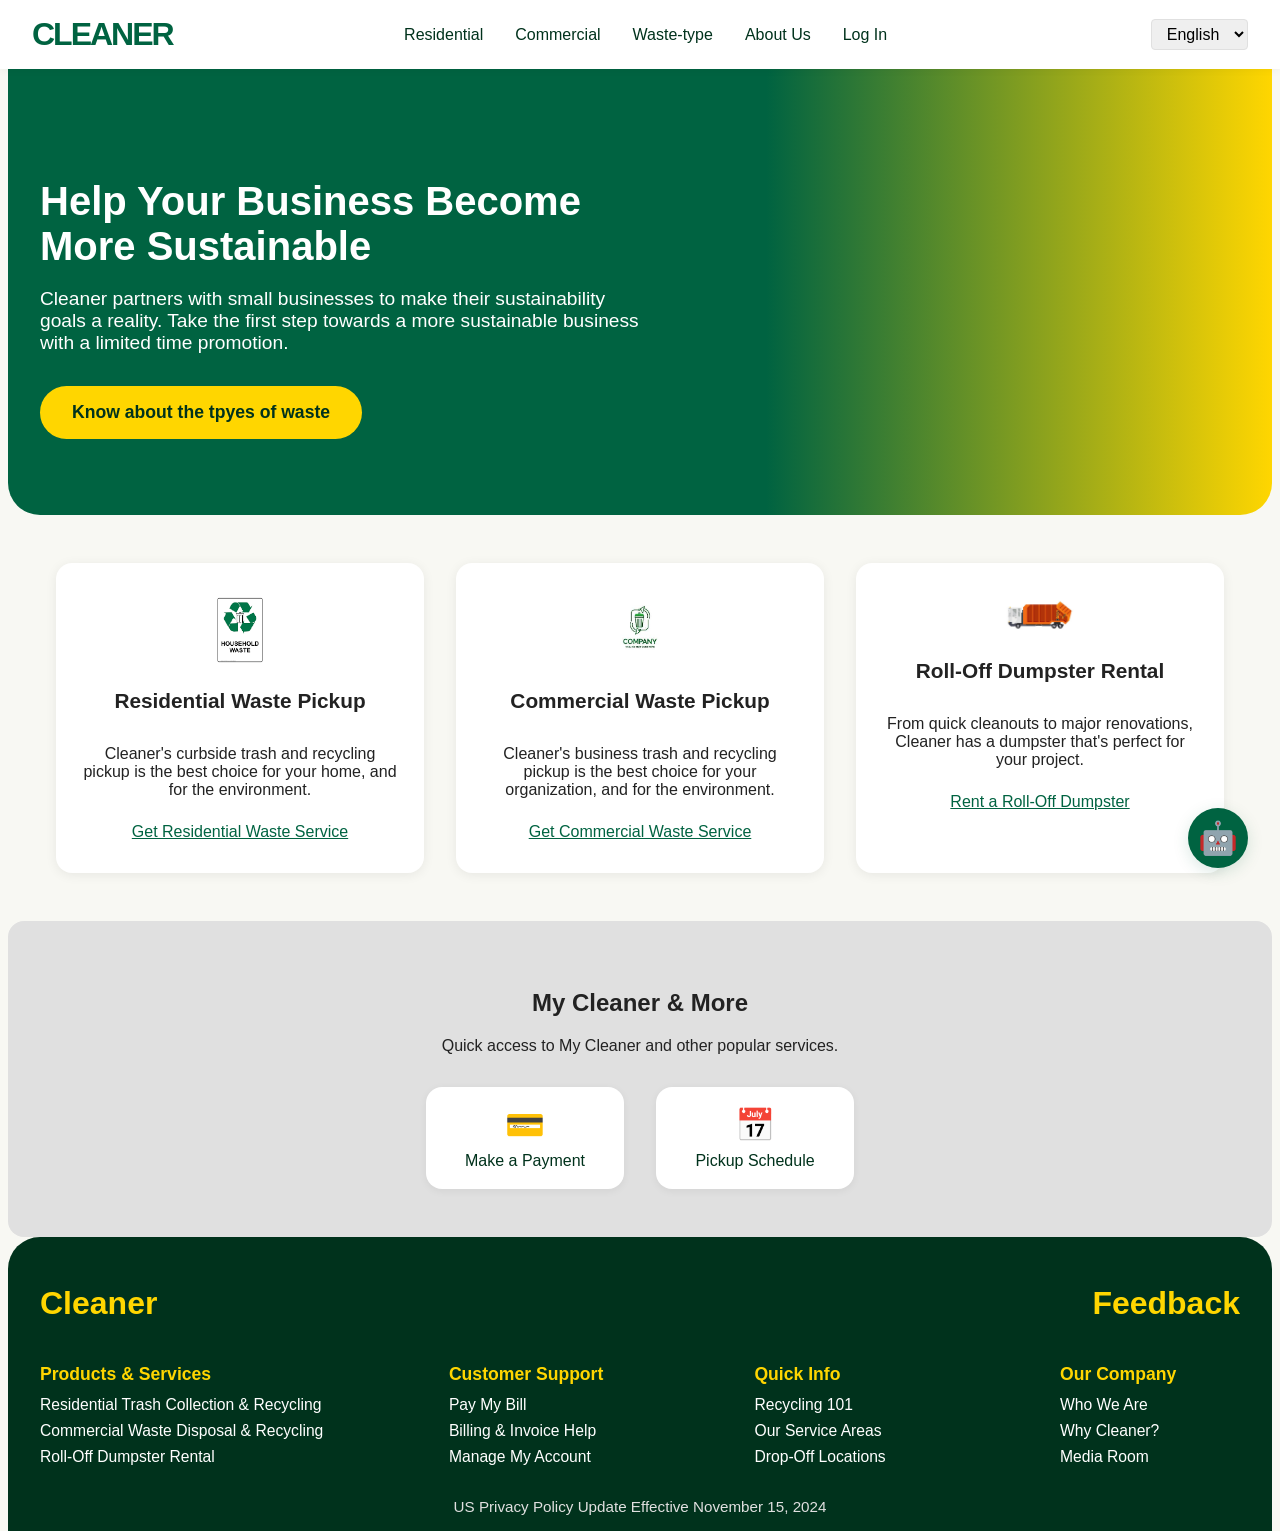
<file: index.html>
<!DOCTYPE html>
<html lang="en">
<head>
  <meta charset="UTF-8">
  <meta name="viewport" content="width=device-width, initial-scale=1.0">
  <title>WM Inspired Scrollable Page</title>
  <link rel="stylesheet" href="styles.css">
</head>
<body>
  <!-- Header -->
  <header class="header">
    <div class="logo">CLEANER</div>
    <nav class="nav">
      <a href="residential.html" data-key="nav_residential">Residential</a>
      <a href="commercial.html" data-key="nav_commercial">Commercial</a>
            <a href="waste-types.html" data-key="nav_sustainability">Waste-Types</a>

      <a href="about.html" data-key="nav_about">About Us</a>
      <a href="#" class="login-btn" id="login-btn" data-key="nav_login">Log In</a>
    </nav>
    <div class="lang-switcher">
      <select id="language-select">
        <option value="en">English</option>
        <option value="hi">हिन्दी</option>
        <option value="bn">বাংলা</option>
      </select>
    </div>
    <button class="menu-toggle" aria-label="Open menu">☰</button>
  </header>

  <!-- Hero Section -->
  <section id="hero" class="hero section">
    <div class="hero-content">
      <h1 data-key="hero_title">Help Your Business Become More Sustainable</h1>
      <p data-key="hero_subtitle">CLEANER partners with small businesses to make their sustainability goals a reality. Take the first step towards a more sustainable business with a limited time promotion.</p>
      <a href="waste-types.html"><button class="cta" data-key="hero_cta">Start Your Sustainability Journey</button></a>
    </div>
  </section>

  <!-- Services Section -->
  <section id="services" class="services section">
    <div class="service-card">
      <img src="image copy 4.png" alt="Residential" />
      <h2 data-key="service_residential_title">Residential Waste Pickup</h2>
      <p data-key="service_residential_desc">Cleaner's curbside trash and recycling pickup is the best choice for your home, and for the environment.</p>
      <a href="residential.html" class="service-link" data-key="service_residential_link">Get Residential Waste Service</a>
    </div>
    <div class="service-card">
      <img src="image copy 6.png" alt="Commercial" />
      <h2 data-key="service_commercial_title">Commercial Waste Pickup</h2>
      <p data-key="service_commercial_desc">Cleaner's business trash and recycling pickup is the best choice for your organization, and for the environment.</p>
      <a href="commercial.html" class="service-link" data-key="service_commercial_link">Get Commercial Waste Service</a>
    </div>
    <div class="service-card">
      <img src="image copy 7.png" alt="Dumpster" />
      <h2 data-key="service_dumpster_title">Roll-Off Dumpster Rental</h2>
      <p data-key="service_dumpster_desc">From quick cleanouts to major renovations, Cleaner has a dumpster that's perfect for your project.</p>
      <a href="dumpster.html" class="service-link" data-key="service_dumpster_link">Rent a Roll-Off Dumpster</a>
    </div>
  </section>

  <!-- Quick Access Section -->
  <section id="quick-access" class="quick-access section">
    <h2 data-key="quick_access_title">My Cleaner & More</h2>
    <p data-key="quick_access_desc">Quick access to My Cleaner and other popular services.</p>
    <div class="quick-links">
      <a href="payment.html" class="quick-link">
        <span class="icon">💳</span>
        <span data-key="quick_access_payment">Make a Payment</span>
      </a>
      
     
      <a href="calendar.html" class="quick-link">
        <span class="icon">📅</span>
        <span data-key="quick_access_schedule">Pickup Schedule</span>
      </a>
    </div>
  </section>

  <!-- Footer -->
  <footer class="footer section">
    <div class="footer-logo">
      <div class="one">Cleaner</div>
      <div class="two"><a href="feedback.html">Feedback</a></div>
    </div>
    <div class="footer-links">
      <div>
        <h3 data-key="footer_products">Products & Services</h3>
        <ul>
          <li data-key="footer_residential">Residential Trash Collection & Recycling</li>
          <li data-key="footer_commercial">Commercial Waste Disposal & Recycling</li>
          <li data-key="footer_dumpster">Roll-Off Dumpster Rental</li>
        </ul>
      </div>
      <div>
        <h3 data-key="footer_support">Customer Support</h3>
        <ul>
          <li data-key="footer_paybill">Pay My Bill</li>
          <li data-key="footer_billing">Billing & Invoice Help</li>
          <li data-key="footer_account">Manage My Account</li>
        </ul>
      </div>
      <div>
        <h3 data-key="footer_info">Quick Info</h3>
        <ul>
          <li data-key="footer_recycling">Recycling 101</li>
          <li data-key="footer_areas">Our Service Areas</li>
          <li data-key="footer_dropoff">Drop-Off Locations</li>
        </ul>
      </div>
      <div>
        <h3 data-key="footer_company">Our Company</h3>
        <ul>
          <li data-key="footer_who">Who We Are</li>
          <li data-key="footer_why">Why Cleaner?</li>
          <li data-key="footer_media">Media Room</li>
        </ul>
      </div>
    </div>
    <div class="footer-bottom">
      <span data-key="footer_privacy">US Privacy Policy Update Effective November 15, 2024</span>
    </div>
  </footer>

  <div id="login-modal" class="modal">
    <div class="modal-content">
      <span class="close" id="close-login">&times;</span>
      <h2 data-key="login_title">Log In</h2>
      <form class="login-form">
        <label for="login-email" data-key="login_email">Email</label>
        <input type="email" id="login-email" required>
        <label for="login-password" data-key="login_password">Password</label>
        <input type="password" id="login-password" required>
        <button type="submit" data-key="login_submit">Log In</button>
      </form>
      <div class="login-links">
        <a href="#" id="signup-link" data-key="login_signup">Sign Up</a> |
        <a href="#" id="forgot-link" data-key="login_forgot">Forgot Password?</a>
      </div>
    </div>
  </div>
  <div id="signup-modal" class="modal">
    <div class="modal-content">
      <span class="close" id="close-signup">&times;</span>
      <h2 data-key="signup_title">Sign Up</h2>
      <form class="signup-form">
        <label for="signup-name" data-key="signup_name">Name</label>
        <input type="text" id="signup-name" required>
        <label for="signup-email" data-key="signup_email">Email</label>
        <input type="email" id="signup-email" required>
        <label for="signup-password" data-key="signup_password">Password</label>
        <input type="password" id="signup-password" required>
        <button type="submit" data-key="signup_submit">Sign Up</button>
      </form>
    </div>
  </div>
  <div id="forgot-modal" class="modal">
    <div class="modal-content">
      <span class="close" id="close-forgot">&times;</span>
      <h2 data-key="forgot_title">Forgot Password</h2>
      <form class="forgot-form">
        <label for="forgot-email" data-key="forgot_email">Email</label>
        <input type="email" id="forgot-email" required>
        <button type="submit" data-key="forgot_submit">Send Reset Link</button>
      </form>
    </div>
  </div>
  <!-- AI Help Floating Button -->
  <button id="ai-help-btn" class="ai-help-btn">🤖</button>
  <div id="ai-chat-modal" class="modal ai-chat-modal">
    <div class="modal-content ai-chat-content">
      <span class="close" id="close-ai-chat">&times;</span>
      <h2 data-key="ai_help_title">AI Help Support</h2>
      <div class="ai-chat-messages" id="ai-chat-messages"></div>
      <form id="ai-chat-form" class="ai-chat-form">
        <input type="text" id="ai-chat-input" placeholder="Type your question..." required>
        <button type="submit">Send</button>
      </form>
    </div>
  </div>

  <script src="script.js"></script>
</body>
</html>
</file>
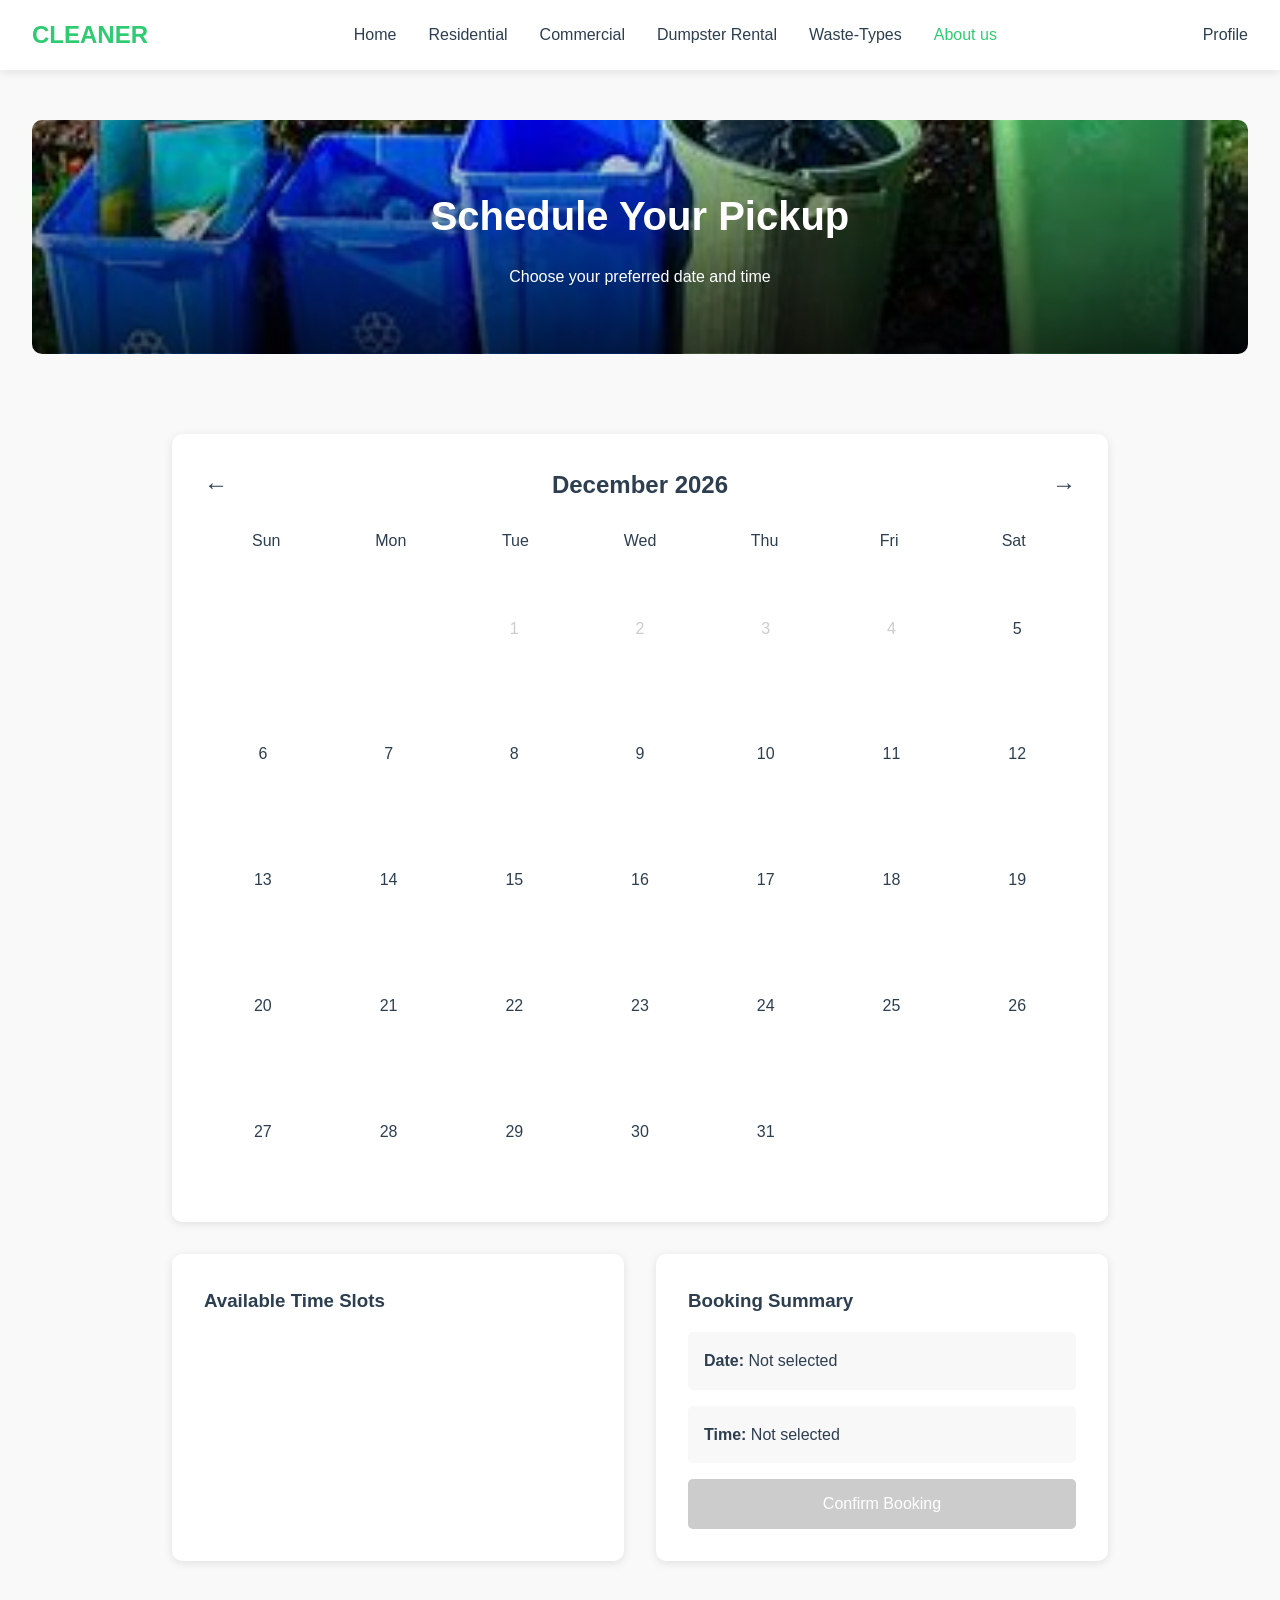
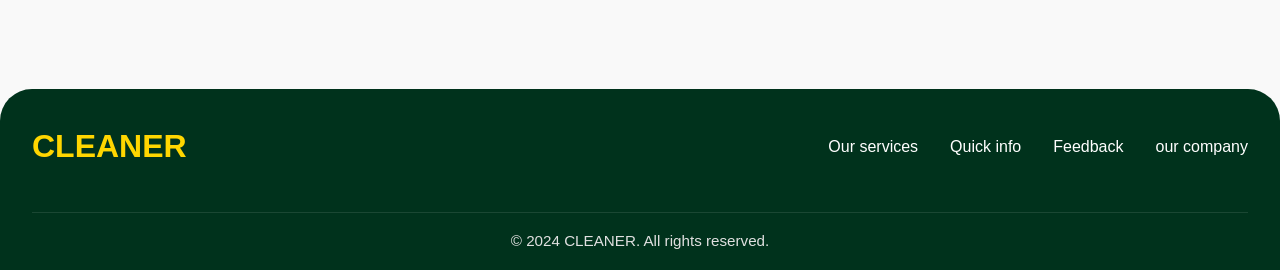
<file: calendar.html>
<!DOCTYPE html>
<html lang="en">
<head>
    <meta charset="UTF-8">
    <meta name="viewport" content="width=device-width, initial-scale=1.0">
    <title>Schedule Pickup - CLEANER</title>
    <link rel="stylesheet" href="calendar.css">
    <link rel="stylesheet" href="residencial_commercial_dumper.css">
</head>
<body>
    <header class="header">
        <div class="logo">CLEANER</div>
        <nav class="nav">
            <a href="index.html">Home</a>
            <a href="residential.html">Residential</a>
            <a href="commercial.html">Commercial</a>
            <a href="dumpster.html">Dumpster Rental</a>
                  <a href="waste-types.html" data-key="nav_sustainability">Waste-Types</a>

            <a href="about.html" class="active">About us</a>
        </nav>
        <div class="profile">Profile</div>
        <button class="menu-toggle" aria-label="Open menu">☰</button>
    </header>

    <main class="calendar-main">
        <section class="hero-section">
            <h1>Schedule Your Pickup</h1>
            <p>Choose your preferred date and time</p>
        </section>

        <section class="calendar-section">
            <div class="calendar-container">
                <div class="calendar-header">
                    <button id="prev-month" class="calendar-nav">←</button>
                    <h2 id="current-month">January 2024</h2>
                    <button id="next-month" class="calendar-nav">→</button>
                </div>
                <div class="calendar-grid">
                    <div class="calendar-days">
                        <span>Sun</span>
                        <span>Mon</span>
                        <span>Tue</span>
                        <span>Wed</span>
                        <span>Thu</span>
                        <span>Fri</span>
                        <span>Sat</span>
                    </div>
                    <div id="calendar-dates" class="calendar-dates">
                        <!-- Dates will be populated by JavaScript -->
                    </div>
                </div>
            </div>

            <div class="time-slots-container">
                <h3>Available Time Slots</h3>
                <div id="time-slots" class="time-slots">
                    <!-- Time slots will be populated by JavaScript -->
                </div>
            </div>

            <div class="booking-summary">
                <h3>Booking Summary</h3>
                <div id="selected-date" class="summary-item">
                    <strong>Date:</strong> <span>Not selected</span>
                </div>
                <div id="selected-time" class="summary-item">
                    <strong>Time:</strong> <span>Not selected</span>
                </div>
                <button id="confirm-booking" class="submit-btn" disabled>Confirm Booking</button>
            </div>
        </section>
    </main>

    <footer class="footer">
        <div class="footer-content">
            <div class="footer-logo">CLEANER</div>
            <div class="footer-links">
                 <a href="index.html">Our services</a>
                <a href="#">Quick info</a>
                <a href="feedback.html">Feedback</a>
                <a href="#">our company</a>
            </div>
        </div>
        <div class="footer-bottom">
            <p>&copy; 2024 CLEANER. All rights reserved.</p>
        </div>
    </footer>

    <div id="booking-confirmation-modal" class="modal">
        <div class="modal-content">
            <span class="close">&times;</span>
            <h2>Booking Confirmed</h2>
            <p id="confirmation-message"></p>
        </div>
    </div>

    <script src="calendar.js"></script>
</body>
</html>
</file>
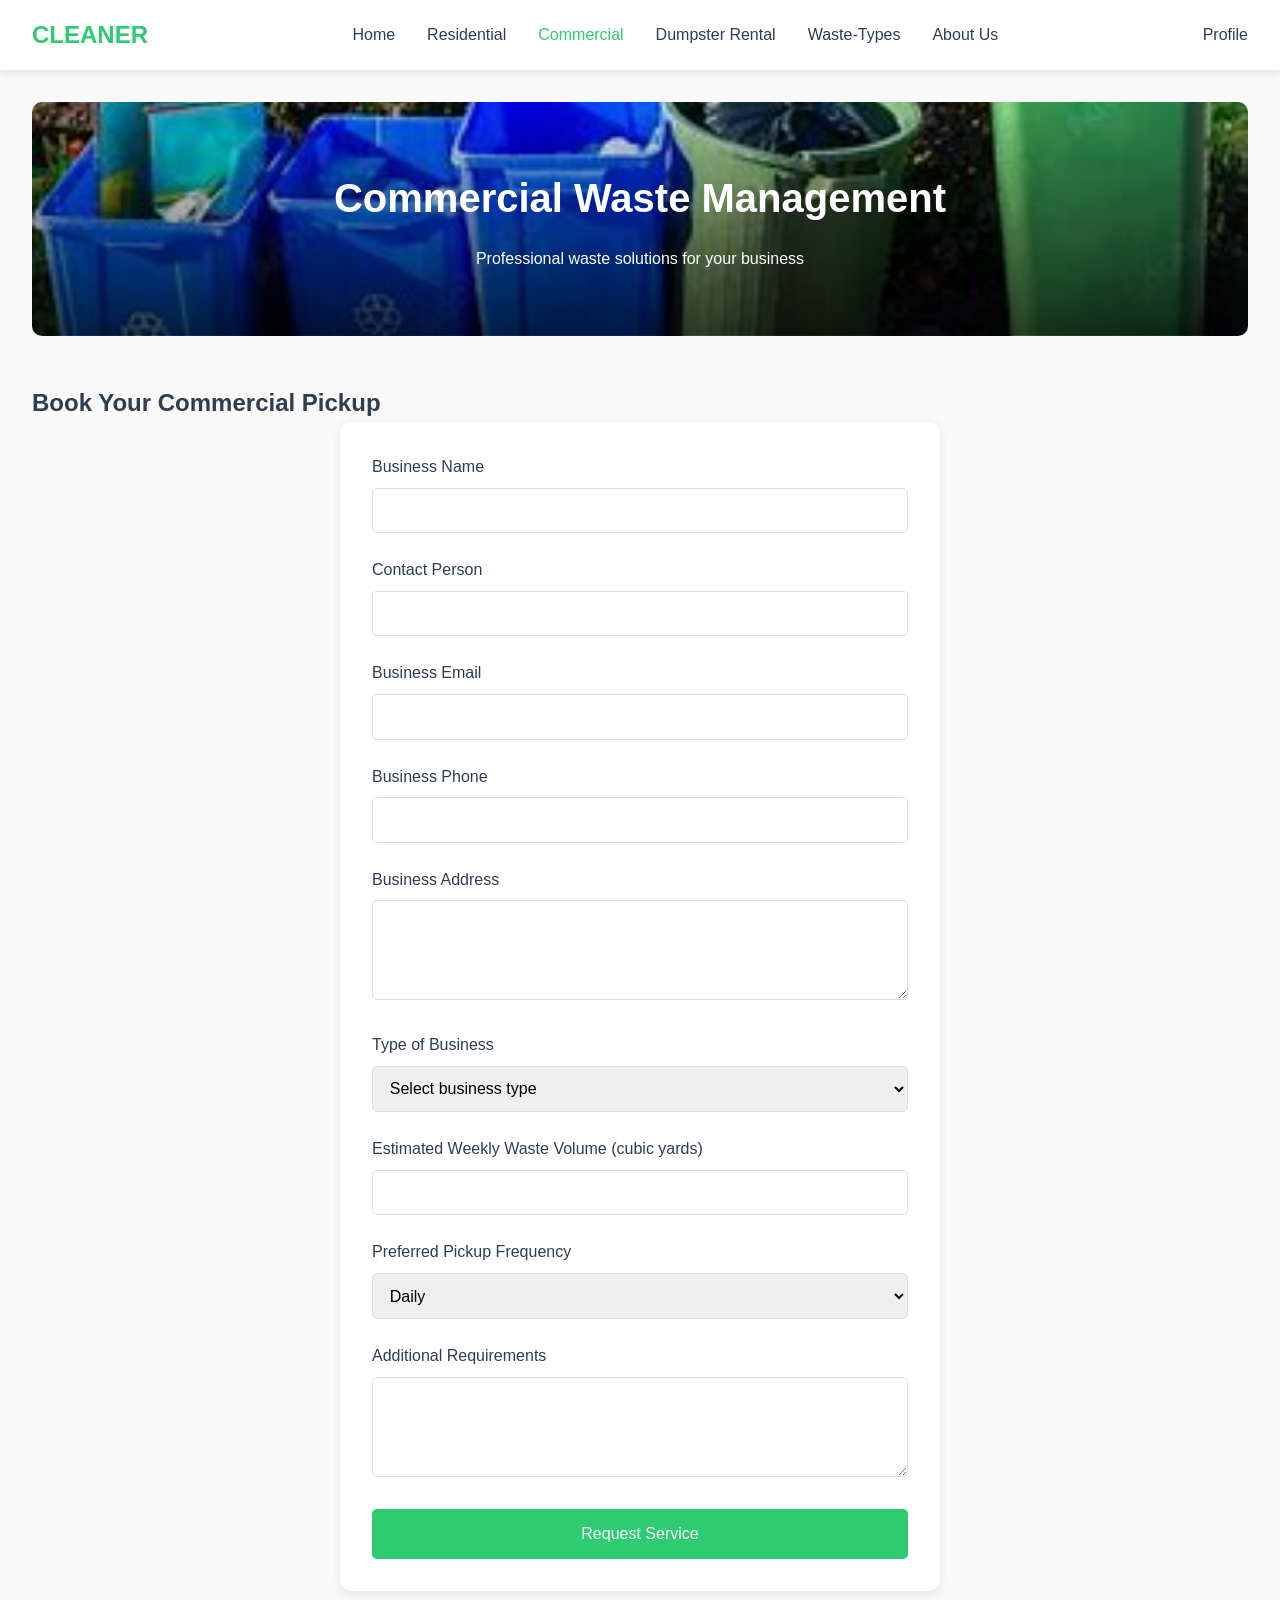
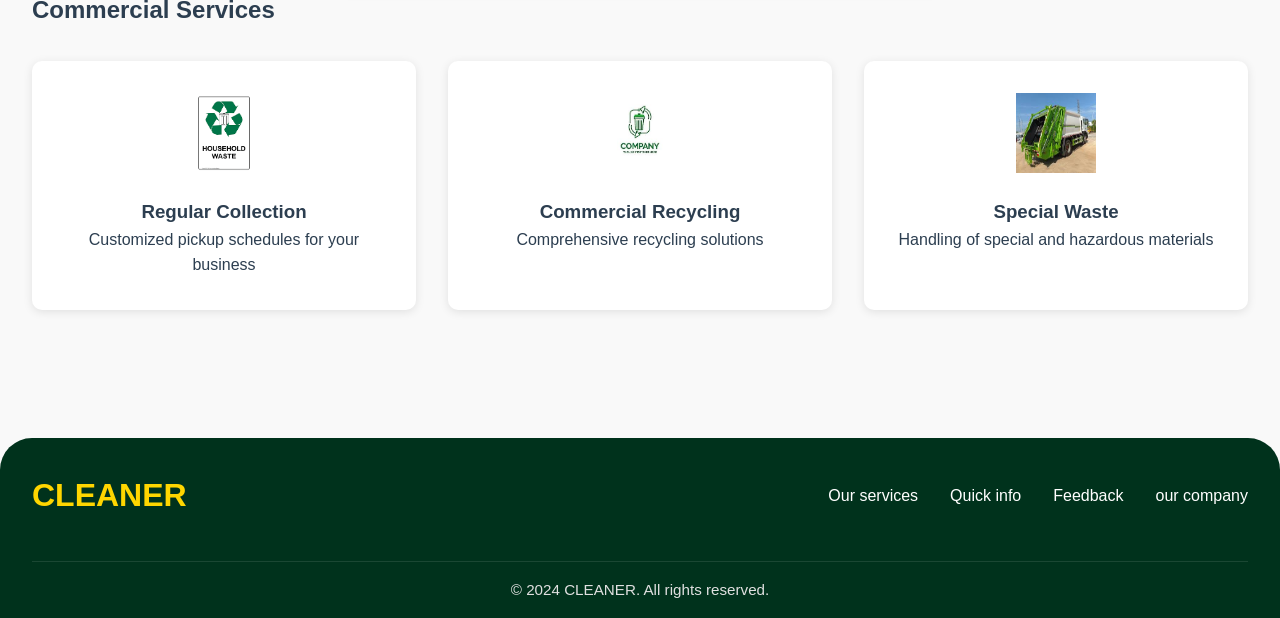
<file: commercial.html>
<!DOCTYPE html>
<html lang="en">
<head>
    <meta charset="UTF-8">
    <meta name="viewport" content="width=device-width, initial-scale=1.0">
    <title>Commercial Waste Pickup - CLEANER</title>
    <link rel="stylesheet" href="residencial_commercial_dumper.css">
</head>
<body>
    <header class="header">
       

        <div class="logo">CLEANER</div>
    <nav class="nav">
      <a href="index.html" data-key="nav_commercial">Home</a>
      <a href="residential.html" data-key="nav_residential">Residential</a>
      <a href="commercial.html" data-key="nav_commercial" class="active">Commercial</a>
      <a href="dumpster.html">Dumpster Rental</a>
            <a href="waste-types.html" data-key="nav_sustainability">Waste-Types</a>

      <a href="about.html" data-key="nav_about">About Us</a>
    </nav>

    <div class="profile">Profile</div>



        <button class="menu-toggle" aria-label="Open menu">☰</button>
    </header>

    <main class="commercial-main">
        <section class="hero-section">
            <h1>Commercial Waste Management</h1>
            <p>Professional waste solutions for your business</p>
        </section>

        <section class="booking-section">
            <div class="booking-container">
                <h2>Book Your Commercial Pickup</h2>
                <form id="commercial-booking-form" class="booking-form">
                    <div class="form-group">
                        <label for="business-name">Business Name</label>
                        <input type="text" id="business-name" required>
                    </div>
                    <div class="form-group">
                        <label for="contact-name">Contact Person</label>
                        <input type="text" id="contact-name" required>
                    </div>
                    <div class="form-group">
                        <label for="email">Business Email</label>
                        <input type="email" id="email" required>
                    </div>
                    <div class="form-group">
                        <label for="phone">Business Phone</label>
                        <input type="tel" id="phone" required>
                    </div>
                    <div class="form-group">
                        <label for="address">Business Address</label>
                        <textarea id="address" required></textarea>
                    </div>
                    <div class="form-group">
                        <label for="business-type">Type of Business</label>
                        <select id="business-type" required>
                            <option value="">Select business type</option>
                            <option value="retail">Retail</option>
                            <option value="restaurant">Restaurant</option>
                            <option value="office">Office</option>
                            <option value="industrial">Industrial</option>
                            <option value="other">Other</option>
                        </select>
                    </div>
                    <div class="form-group">
                        <label for="waste-volume">Estimated Weekly Waste Volume (cubic yards)</label>
                        <input type="number" id="waste-volume" min="1" required>
                    </div>
                    <div class="form-group">
                        <label for="pickup-frequency">Preferred Pickup Frequency</label>
                        <select id="pickup-frequency" required>
                            <option value="daily">Daily</option>
                            <option value="weekly">Weekly</option>
                            <option value="biweekly">Bi-weekly</option>
                            <option value="monthly">Monthly</option>
                        </select>
                    </div>
                    <div class="form-group">
                        <label for="notes">Additional Requirements</label>
                        <textarea id="notes"></textarea>
                    </div>
                    <button type="submit" class="submit-btn">Request Service</button>
                </form>
            </div>
        </section>

        <section class="features-section">
            <h2>Commercial Services</h2>
            <div class="features-grid">
                <div class="feature-card">
                    <img src="image copy 4.png" alt="Regular Pickup">
                    <h3>Regular Collection</h3>
                    <p>Customized pickup schedules for your business</p>
                </div>
                <div class="feature-card">
                    <img src="image copy 6.png" alt="Recycling">
                    <h3>Commercial Recycling</h3>
                    <p>Comprehensive recycling solutions</p>
                </div>
                <div class="feature-card">
                    <img src="image copy 3.png" alt="Special Collection">
                    <h3>Special Waste</h3>
                    <p>Handling of special and hazardous materials</p>
                </div>
            </div>
        </section>
    </main>

    <footer class="footer">
        <div class="footer-content">
            <div class="footer-logo">CLEANER</div>
            <div class="footer-links">
                <a href="index.html">Our services</a>
                <a href="#">Quick info</a>
                <a href="feedback.html">Feedback</a>
                <a href="#">our company</a>
            </div>
        </div>
        <div class="footer-bottom">
            <p>&copy; 2024 CLEANER. All rights reserved.</p>
        </div>
    </footer>

    <div id="booking-status-modal" class="modal">
        <div class="modal-content">
            <span class="close">&times;</span>
            <h2>Booking Status</h2>
            <p id="booking-message"></p>
        </div>
    </div>

    <script src="commercial.js"></script>
</body>
</html>
</file>
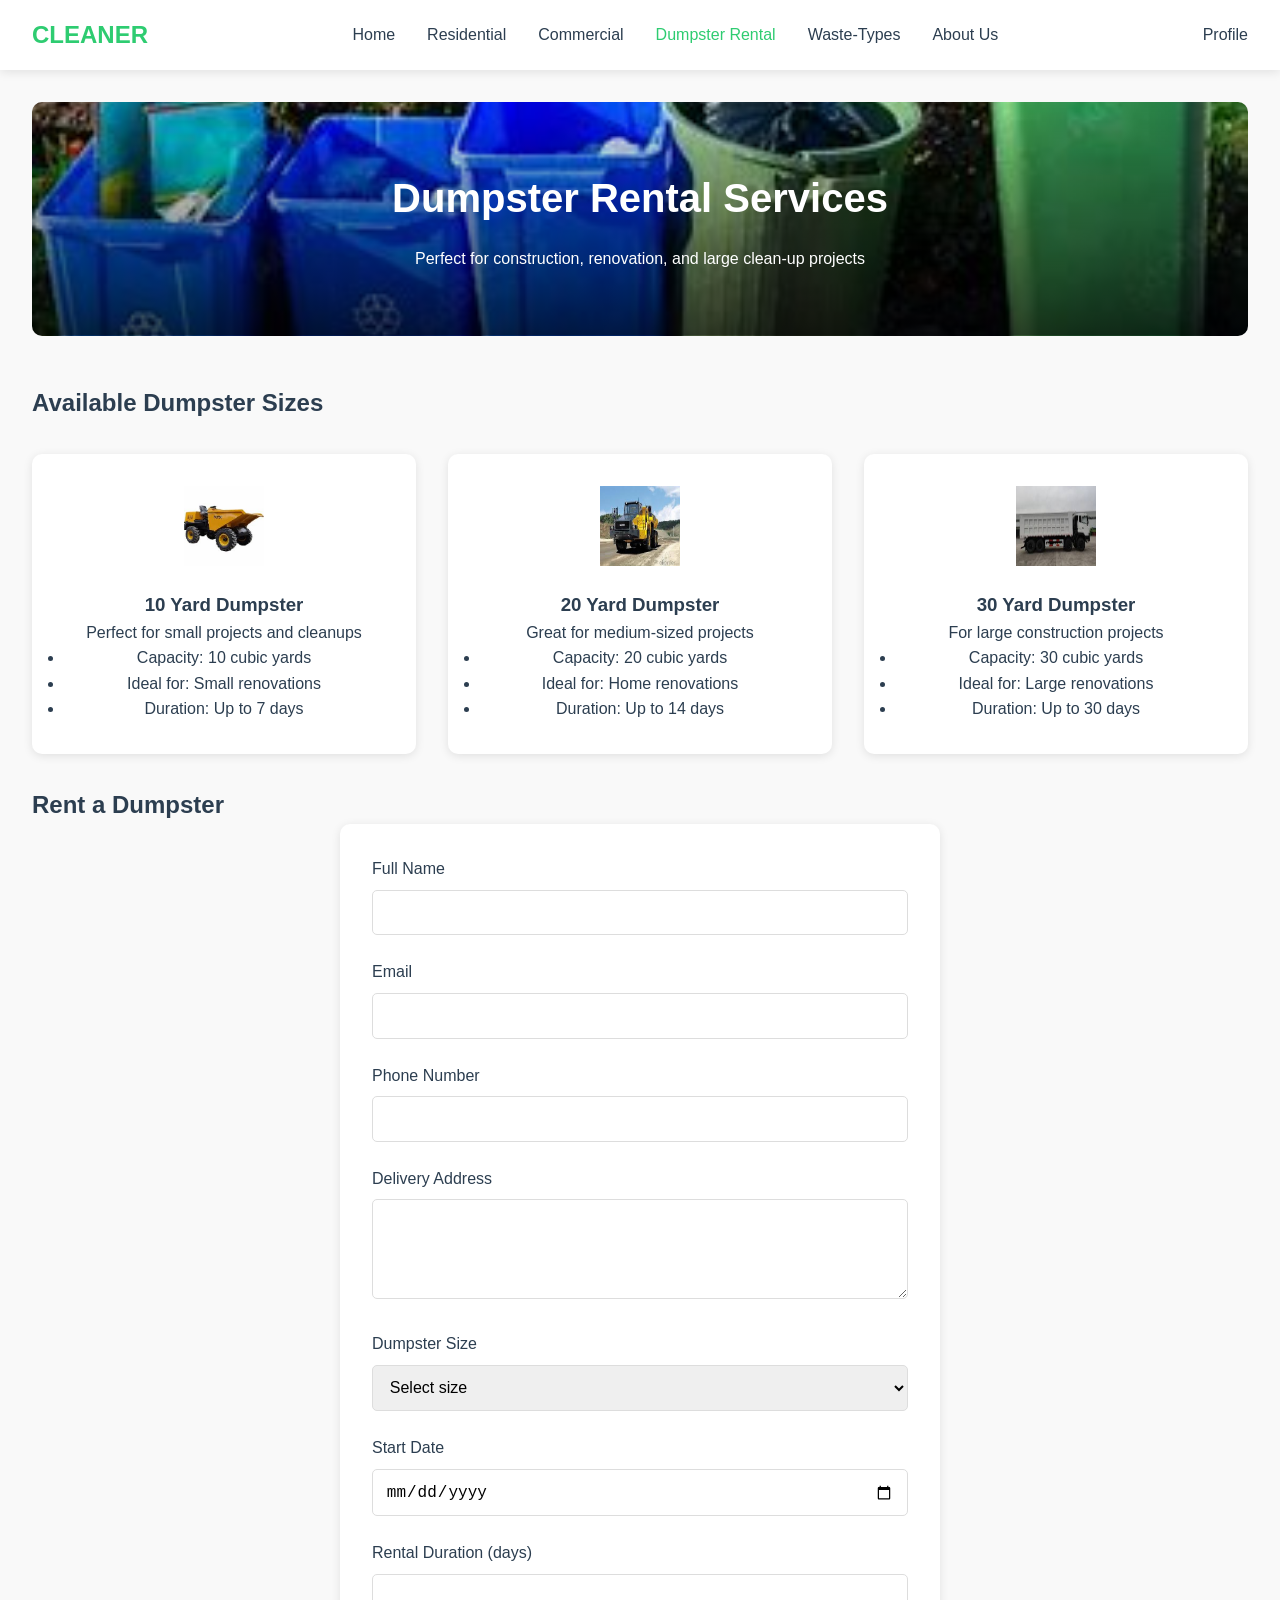
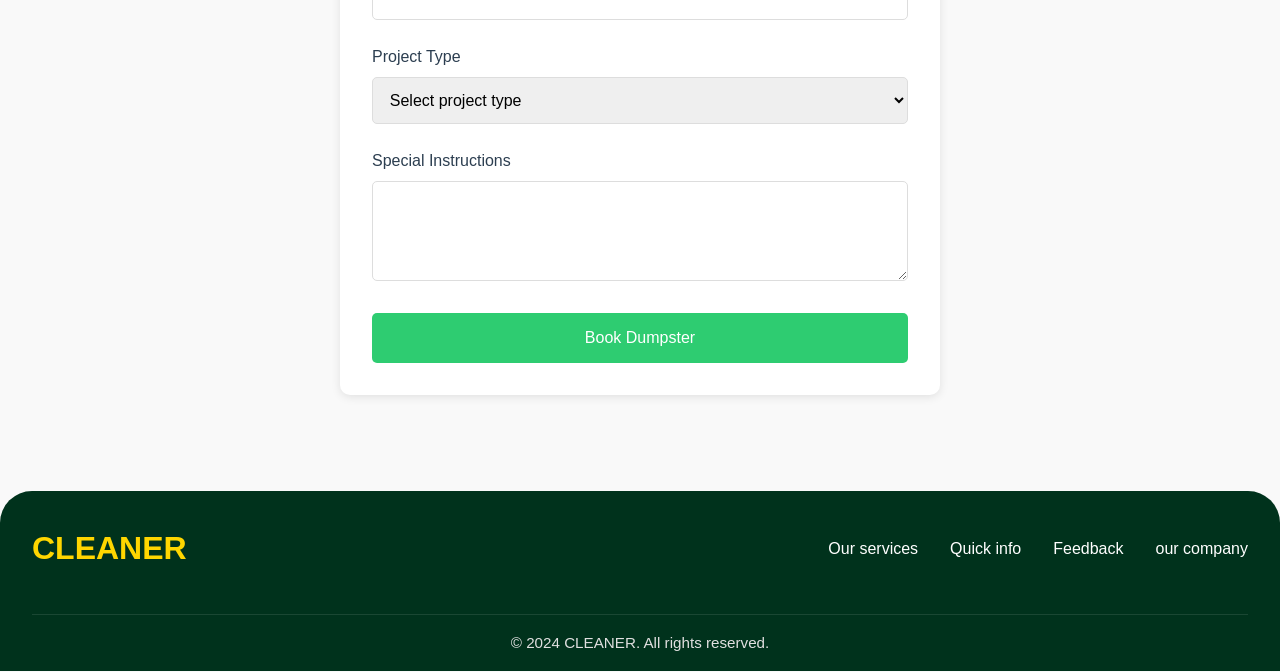
<file: dumpster.html>
<!DOCTYPE html>
<html lang="en">
<head>
    <meta charset="UTF-8">
    <meta name="viewport" content="width=device-width, initial-scale=1.0">
    <title>Dumpster Rental - CLEANER</title>
    <link rel="stylesheet" href="residencial_commercial_dumper.css">
</head>
<body>
    <header class="header">
       
    
        <div class="logo">CLEANER</div>
    <nav class="nav">
      <a href="index.html" data-key="nav_commercial">Home</a>
      <a href="residential.html" data-key="nav_residential">Residential</a>
      <a href="commercial.html" data-key="nav_commercial">Commercial</a>
      <a href="dumpster.html" class="active">Dumpster Rental</a>
            <a href="waste-types.html" data-key="nav_sustainability">Waste-Types</a>

      <a href="about.html" data-key="nav_about">About Us</a>
    </nav>

    <div class="profile">Profile</div>




        </nav>
        <button class="menu-toggle" aria-label="Open menu">☰</button>
    </header>

    <main class="dumpster-main">
        <section class="hero-section">
            <h1>Dumpster Rental Services</h1>
            <p>Perfect for construction, renovation, and large clean-up projects</p>
        </section>

        <section class="dumpster-types">
            <h2>Available Dumpster Sizes</h2>
            <div class="dumpster-grid">
                <div class="dumpster-card">
                    <img src="image copy 8.png" alt="10 Yard Dumpster">
                    <h3>10 Yard Dumpster</h3>
                    <p>Perfect for small projects and cleanups</p>
                    <ul>
                        <li>Capacity: 10 cubic yards</li>
                        <li>Ideal for: Small renovations</li>
                        <li>Duration: Up to 7 days</li>
                    </ul>
                </div>
                <div class="dumpster-card">
                    <img src="image copy 9.png" alt="20 Yard Dumpster">
                    <h3>20 Yard Dumpster</h3>
                    <p>Great for medium-sized projects</p>
                    <ul>
                        <li>Capacity: 20 cubic yards</li>
                        <li>Ideal for: Home renovations</li>
                        <li>Duration: Up to 14 days</li>
                    </ul>
                </div>
                <div class="dumpster-card">
                    <img src="image copy 10.png" alt="30 Yard Dumpster">
                    <h3>30 Yard Dumpster</h3>
                    <p>For large construction projects</p>
                    <ul>
                        <li>Capacity: 30 cubic yards</li>
                        <li>Ideal for: Large renovations</li>
                        <li>Duration: Up to 30 days</li>
                    </ul>
                </div>
            </div>
        </section>

        <section class="booking-section">
            <div class="booking-container">
                <h2>Rent a Dumpster</h2>
                <form id="dumpster-booking-form" class="booking-form">
                    <div class="form-group">
                        <label for="name">Full Name</label>
                        <input type="text" id="name" required>
                    </div>
                    <div class="form-group">
                        <label for="email">Email</label>
                        <input type="email" id="email" required>
                    </div>
                    <div class="form-group">
                        <label for="phone">Phone Number</label>
                        <input type="tel" id="phone" required>
                    </div>
                    <div class="form-group">
                        <label for="address">Delivery Address</label>
                        <textarea id="address" required></textarea>
                    </div>
                    <div class="form-group">
                        <label for="dumpster-size">Dumpster Size</label>
                        <select id="dumpster-size" required>
                            <option value="">Select size</option>
                            <option value="10">10 Yard Dumpster</option>
                            <option value="20">20 Yard Dumpster</option>
                            <option value="30">30 Yard Dumpster</option>
                        </select>
                    </div>
                    <div class="form-group">
                        <label for="start-date">Start Date</label>
                        <input type="date" id="start-date" required>
                    </div>
                    <div class="form-group">
                        <label for="duration">Rental Duration (days)</label>
                        <input type="number" id="duration" min="1" max="30" required>
                    </div>
                    <div class="form-group">
                        <label for="project-type">Project Type</label>
                        <select id="project-type" required>
                            <option value="">Select project type</option>
                            <option value="construction">Construction</option>
                            <option value="renovation">Renovation</option>
                            <option value="cleanup">Cleanup</option>
                            <option value="other">Other</option>
                        </select>
                    </div>
                    <div class="form-group">
                        <label for="notes">Special Instructions</label>
                        <textarea id="notes"></textarea>
                    </div>
                    <button type="submit" class="submit-btn">Book Dumpster</button>
                </form>
            </div>
        </section>
    </main>

    <footer class="footer">
        <div class="footer-content">
            <div class="footer-logo">CLEANER</div>
            <div class="footer-links">
                 <a href="index.html">Our services</a>
                <a href="#">Quick info</a>
                <a href="feedback.html">Feedback</a>
                <a href="#">our company</a>
            </div>
        </div>
        <div class="footer-bottom">
            <p>&copy; 2024 CLEANER. All rights reserved.</p>
        </div>
    </footer>

    <div id="booking-status-modal" class="modal">
        <div class="modal-content">
            <span class="close">&times;</span>
            <h2>Booking Status</h2>
            <p id="booking-message"></p>
        </div>
    </div>

    <script src="dumpster.js"></script>
</body>
</html>
</file>
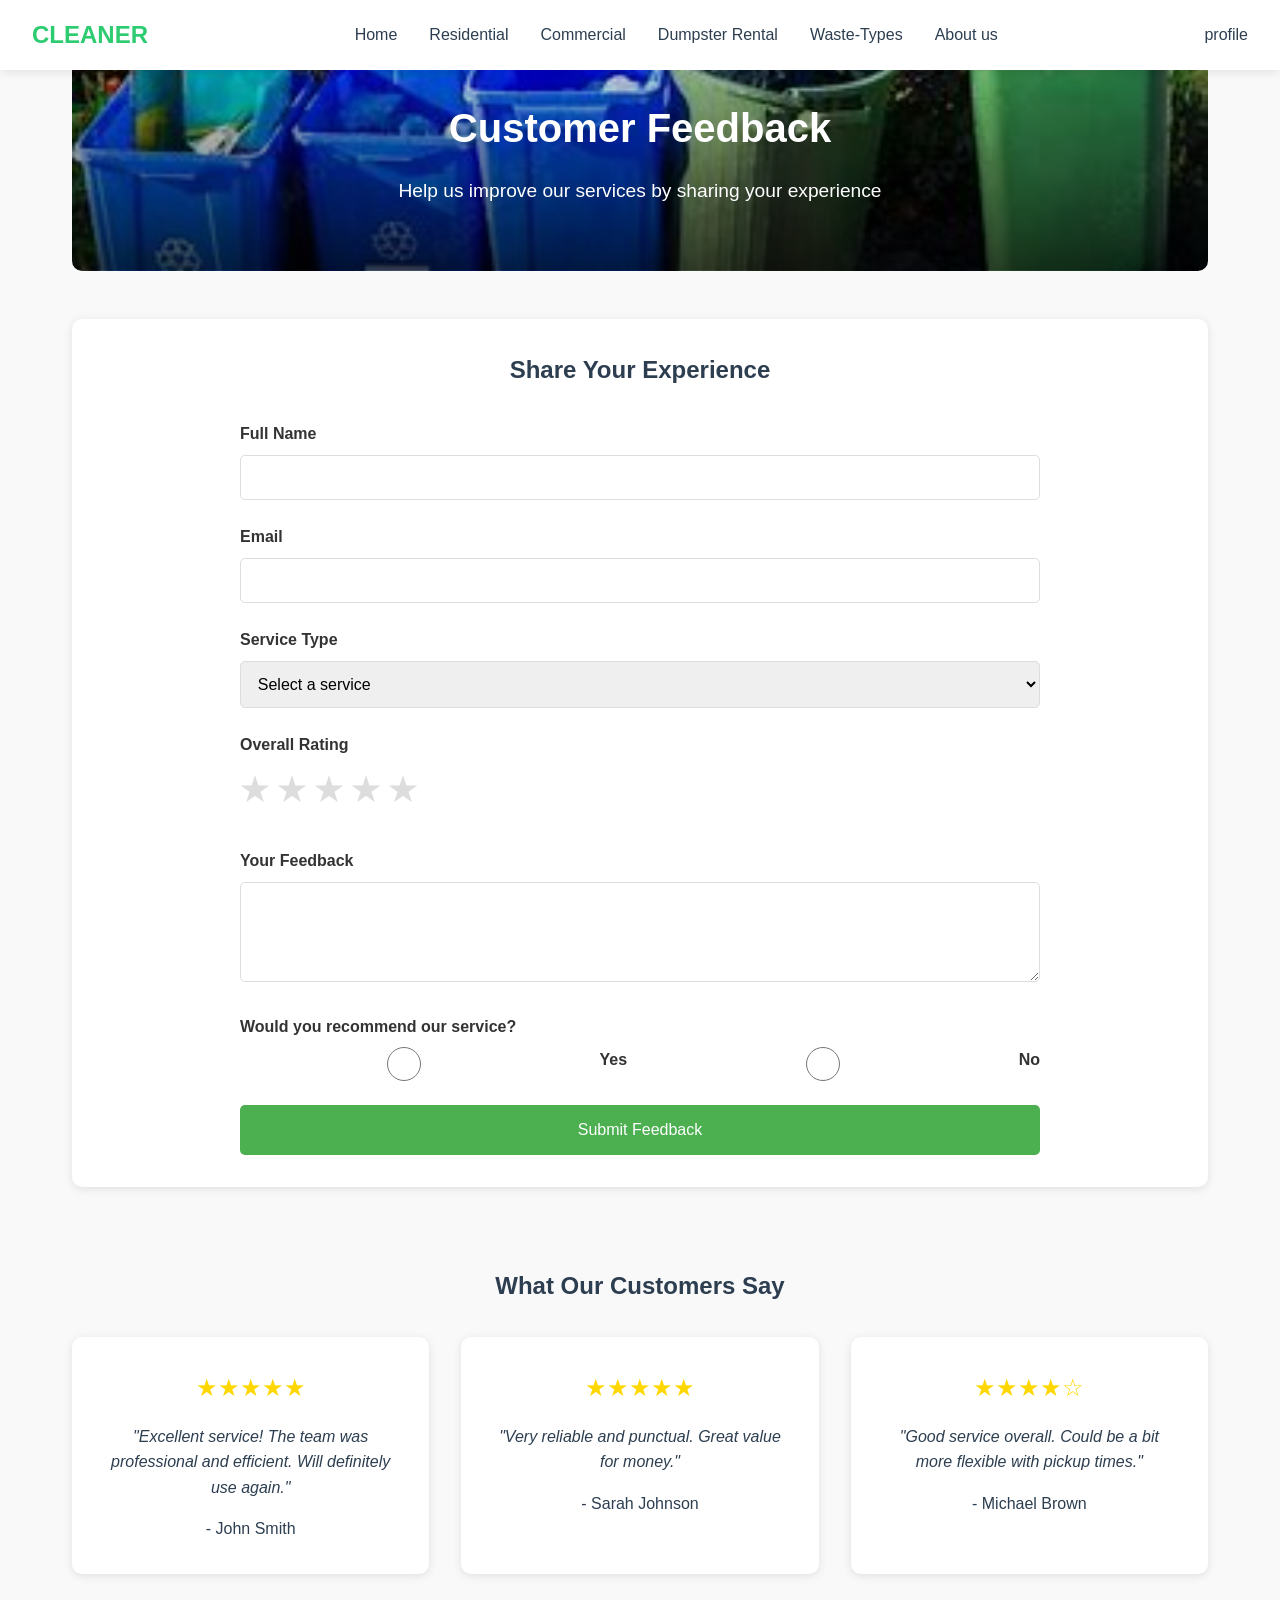
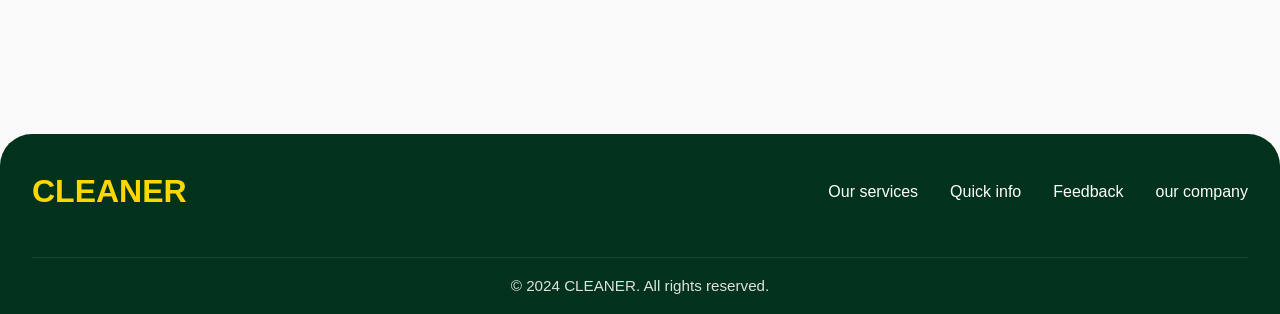
<file: feedback.html>
<!DOCTYPE html>
<html lang="en">
<head>
    <meta charset="UTF-8">
    <meta name="viewport" content="width=device-width, initial-scale=1.0">
    <title>Feedback - CLEANER</title>
    <link rel="stylesheet" href="residencial_commercial_dumper.css">
    <link rel="stylesheet" href="feedback.css">
</head>
<body>
    <header class="header">
        <div class="logo">CLEANER</div>
        <nav class="nav">
            <a href="index.html">Home</a>
            <a href="residential.html">Residential</a>
            <a href="commercial.html">Commercial</a>
            <a href="dumpster.html">Dumpster Rental</a>
      <a href="waste-types.html" data-key="nav_sustainability">Waste-Types</a>

            <a href="about.html" >About us</a>
        </nav>
                <div class="profile">profile</div>

        <button class="menu-toggle" aria-label="Open menu">☰</button>
    </header>

    <main class="feedback-main">
        <section class="hero-section">
            <h1>Customer Feedback</h1>
            <p>Help us improve our services by sharing your experience</p>
        </section>

        <section class="feedback-section">
            <div class="feedback-container">
                <h2>Share Your Experience</h2>
                <form id="feedback-form" class="feedback-form">
                    <div class="form-group">
                        <label for="name">Full Name</label>
                        <input type="text" id="name" name="name" required>
                    </div>

                    <div class="form-group">
                        <label for="email">Email</label>
                        <input type="email" id="email" name="email" required>
                    </div>

                    <div class="form-group">
                        <label for="service-type">Service Type</label>
                        <select id="service-type" name="service-type" required>
                            <option value="">Select a service</option>
                            <option value="residential">Residential Pickup</option>
                            <option value="commercial">Commercial Pickup</option>
                            <option value="dumpster">Dumpster Rental</option>
                            <option value="other">Other</option>
                        </select>
                    </div>

                    <div class="form-group">
                        <label>Overall Rating</label>
                        <div class="rating">
                            <input type="radio" id="star5" name="rating" value="5">
                            <label for="star5">★</label>
                            <input type="radio" id="star4" name="rating" value="4">
                            <label for="star4">★</label>
                            <input type="radio" id="star3" name="rating" value="3">
                            <label for="star3">★</label>
                            <input type="radio" id="star2" name="rating" value="2">
                            <label for="star2">★</label>
                            <input type="radio" id="star1" name="rating" value="1">
                            <label for="star1">★</label>
                        </div>
                    </div>

                    <div class="form-group">
                        <label for="feedback">Your Feedback</label>
                        <textarea id="feedback" name="feedback" rows="5" required></textarea>
                    </div>

                    <div class="form-group">
                        <label>Would you recommend our service?</label>
                        <div class="recommendation">
                            <input type="radio" id="yes" name="recommend" value="yes">
                            <label for="yes">Yes</label>
                            <input type="radio" id="no" name="recommend" value="no">
                            <label for="no">No</label>
                        </div>
                    </div>

                    <button type="submit" class="submit-btn">Submit Feedback</button>
                </form>
            </div>
        </section>

        <section class="features-section">
            <h2>What Our Customers Say</h2>
            <div class="features-grid">
                <div class="feature-card">
                    <div class="rating">★★★★★</div>
                    <p class="testimonial-text">"Excellent service! The team was professional and efficient. Will definitely use again."</p>
                    <p class="testimonial-author">- John Smith</p>
                </div>
                <div class="feature-card">
                    <div class="rating">★★★★★</div>
                    <p class="testimonial-text">"Very reliable and punctual. Great value for money."</p>
                    <p class="testimonial-author">- Sarah Johnson</p>
                </div>
                <div class="feature-card">
                    <div class="rating">★★★★☆</div>
                    <p class="testimonial-text">"Good service overall. Could be a bit more flexible with pickup times."</p>
                    <p class="testimonial-author">- Michael Brown</p>
                </div>
            </div>
        </section>
    </main>

    <footer class="footer">
        <div class="footer-content">
            <div class="footer-logo">CLEANER</div>
            <div class="footer-links">
                <a href="index.html">Our services</a>
                <a href="#">Quick info</a>
                <a href="feedback.html">Feedback</a>
                <a href="#">our company</a>
            </div>
        </div>
        <div class="footer-bottom">
            <p>&copy; 2024 CLEANER. All rights reserved.</p>
        </div>
    </footer>

    <div id="feedback-modal" class="modal">
        <div class="modal-content">
            <span class="close">&times;</span>
            <h2>Thank You!</h2>
            <p id="feedback-message">Your feedback has been submitted successfully.</p>
        </div>
    </div>

    <script src="feedback.js"></script>
</body>
</html>
</file>
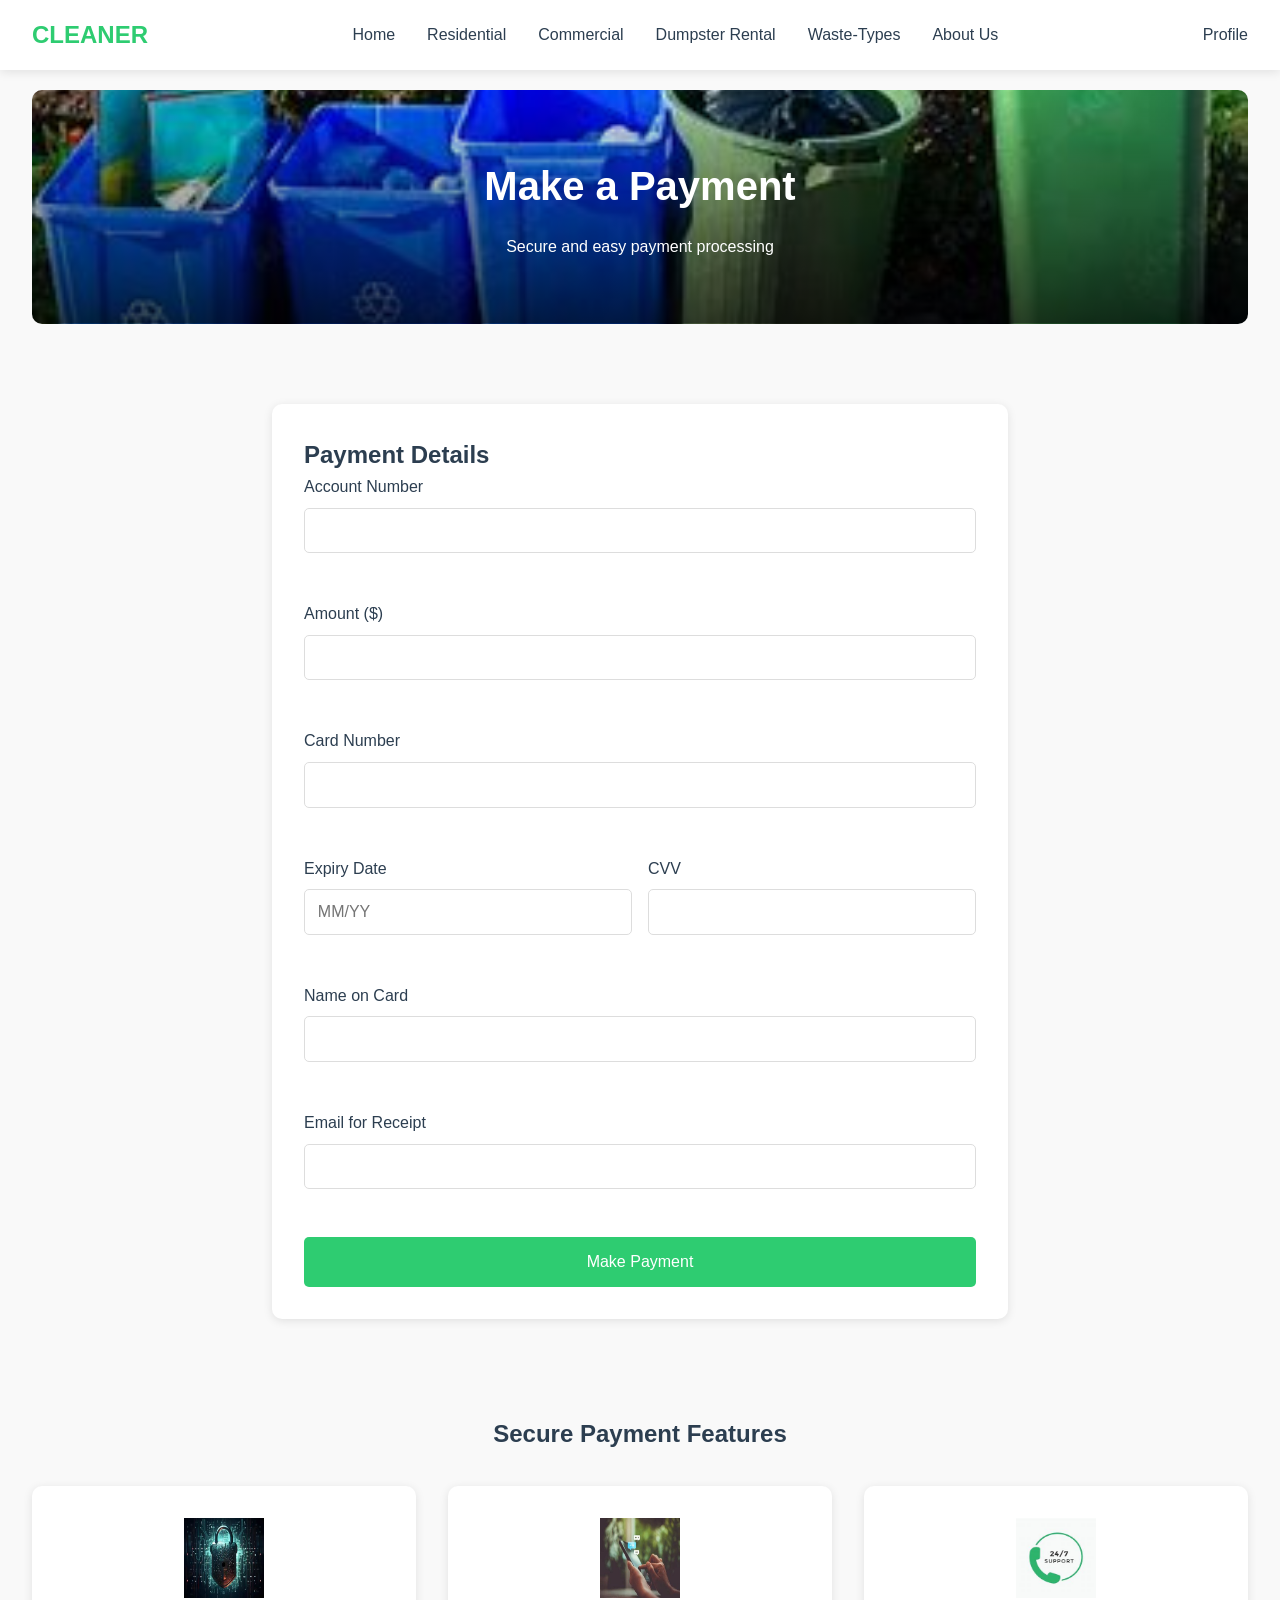
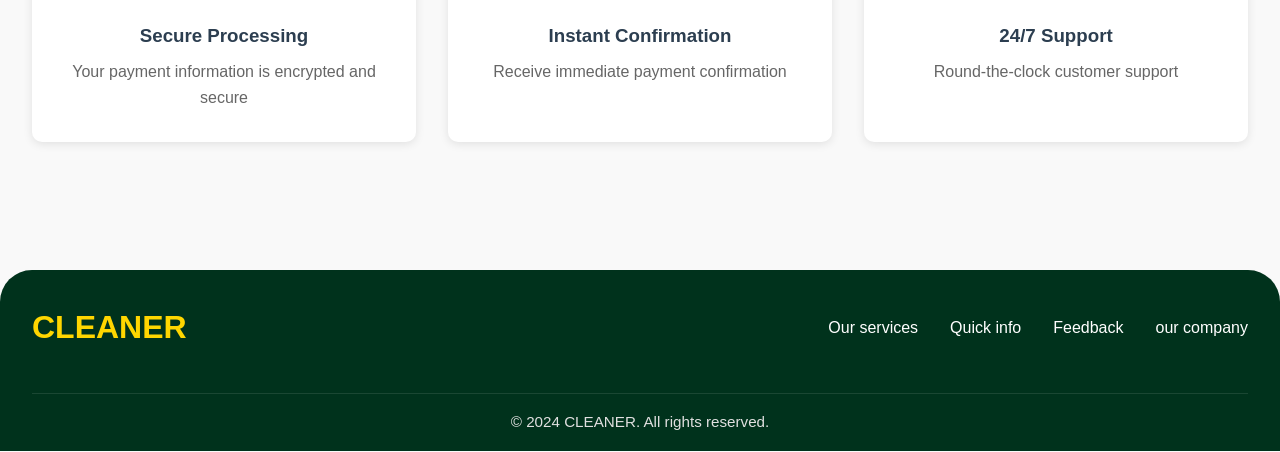
<file: payment.html>
<!DOCTYPE html>
<html lang="en">
<head>
    <meta charset="UTF-8">
    <meta name="viewport" content="width=device-width, initial-scale=1.0">
    <title>Payment - CLEANER</title>
    <link rel="stylesheet" href="payment.css">
    <link rel="stylesheet" href="residencial_commercial_dumper.css">
</head>
<body>
    <header class="header">
        <div class="logo">CLEANER</div>
        <nav class="nav">
            <a href="index.html" data-key="nav_commercial">Home</a>
      <a href="residential.html" data-key="nav_residential">Residential</a>
      <a href="commercial.html" data-key="nav_commercial">Commercial</a>
      <a href="dumpster.html">Dumpster Rental</a>
            <a href="waste-types.html" data-key="nav_sustainability">Waste-Types</a>

      <a href="about.html" data-key="nav_about">About Us</a>
        </nav>

         <div class="profile">Profile</div>
        <button class="menu-toggle" aria-label="Open menu">☰</button>
    </header>

    <main class="payment-main">
        <section class="hero-section">
            <h1>Make a Payment</h1>
            <p>Secure and easy payment processing</p>
        </section>

        <section class="payment-section">
            <div class="payment-container">
                <h2>Payment Details</h2>
                <form id="payment-form" class="payment-form">
                    <div class="form-group">
                        <label for="account-number">Account Number</label>
                        <input type="text" id="account-number" required>
                    </div>
                    <div class="form-group">
                        <label for="amount">Amount ($)</label>
                        <input type="number" id="amount" min="1" step="0.01" required>
                    </div>
                    <div class="form-group">
                        <label for="card-number">Card Number</label>
                        <input type="text" id="card-number" maxlength="19" required>
                    </div>
                    <div class="form-row">
                        <div class="form-group">
                            <label for="expiry">Expiry Date</label>
                            <input type="text" id="expiry" placeholder="MM/YY" maxlength="5" required>
                        </div>
                        <div class="form-group">
                            <label for="cvv">CVV</label>
                            <input type="text" id="cvv" maxlength="3" required>
                        </div>
                    </div>
                    <div class="form-group">
                        <label for="name">Name on Card</label>
                        <input type="text" id="name" required>
                    </div>
                    <div class="form-group">
                        <label for="email">Email for Receipt</label>
                        <input type="email" id="email" required>
                    </div>
                    <button type="submit" class="submit-btn">Make Payment</button>
                </form>
            </div>
        </section>

        <section class="payment-features">
            <h2>Secure Payment Features</h2>
            <div class="features-grid">
                <div class="feature-card">
                    <img src="image copy 11.png" alt="Secure">
                    <h3>Secure Processing</h3>
                    <p>Your payment information is encrypted and secure</p>
                </div>
                <div class="feature-card">
                    <img src="image copy 12.png" alt="Instant">
                    <h3>Instant Confirmation</h3>
                    <p>Receive immediate payment confirmation</p>
                </div>
                <div class="feature-card">
                    <img src="image copy 13.png" alt="Support">
                    <h3>24/7 Support</h3>
                    <p>Round-the-clock customer support</p>
                </div>
            </div>
        </section>
    </main>

    <footer class="footer">
        <div class="footer-content">
            <div class="footer-logo">CLEANER</div>
            <div class="footer-links">
                <a href="index.html">Our services</a>
                <a href="#">Quick info</a>
                <a href="feedback.html">Feedback</a>
                <a href="#">our company</a>
            </div>
        </div>
        <div class="footer-bottom">
            <p>&copy; 2024 CLEANER. All rights reserved.</p>
        </div>
    </footer>

    <div id="payment-status-modal" class="modal">
        <div class="modal-content">
            <span class="close">&times;</span>
            <h2>Payment Status</h2>
            <p id="payment-message"></p>
        </div>
    </div>

    <script src="payment.js"></script>
</body>
</html>
</file>
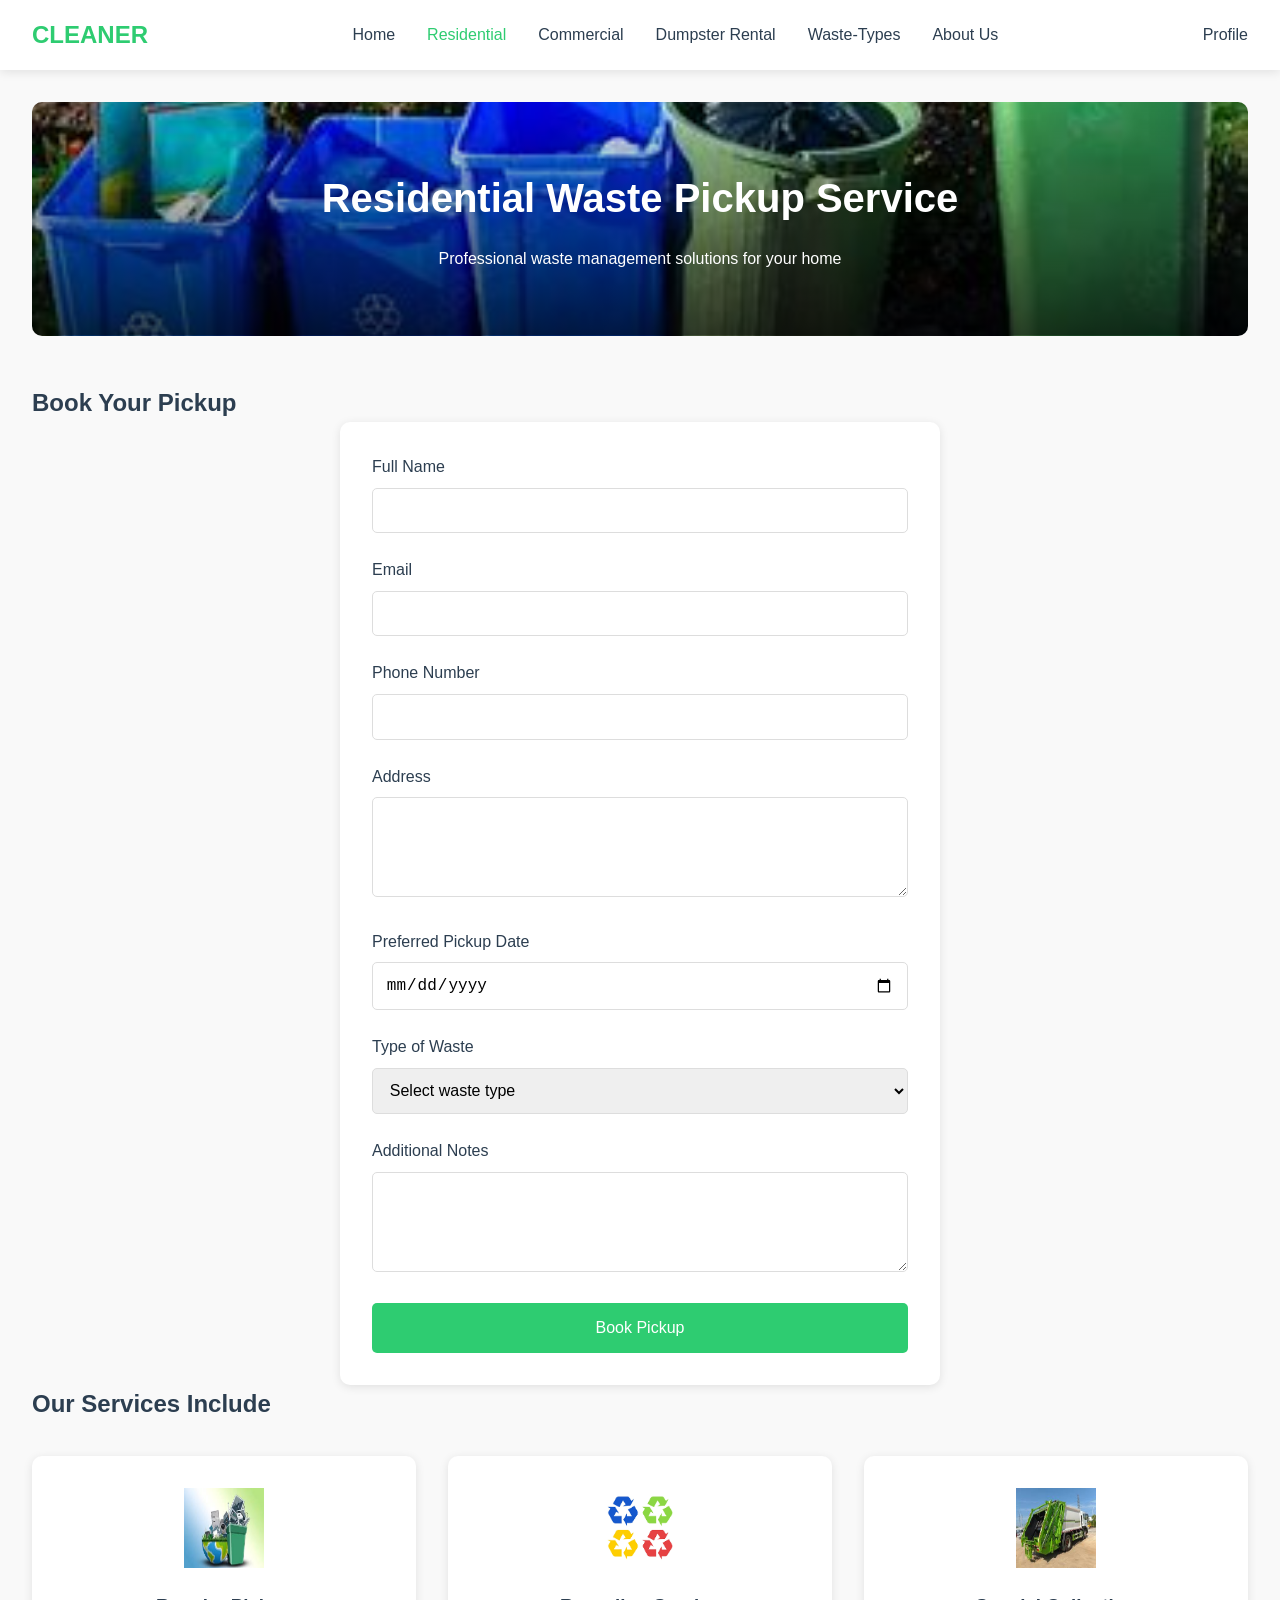
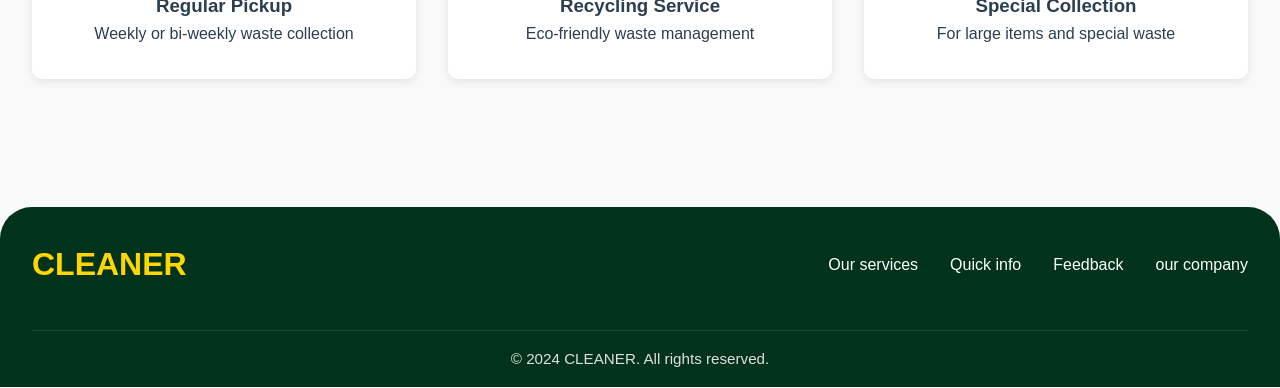
<file: residential.html>
<!DOCTYPE html>
<html lang="en">
<head>
    <meta charset="UTF-8">
    <meta name="viewport" content="width=device-width, initial-scale=1.0">
    <title>Residential Waste Pickup - CLEANER</title>

    <link rel="stylesheet" href="residencial_commercial_dumper.css">
    
</head>
<body>
    <header class="header">
       
<!--main nav-->

        <div class="logo">CLEANER</div>
    <nav class="nav">
      <a href="index.html" data-key="nav_commercial">Home</a>
      <a href="residential.html" data-key="nav_residential" class="active">Residential</a>
      <a href="commercial.html" data-key="nav_commercial">Commercial</a>
      <a href="dumpster.html">Dumpster Rental</a>
      <a href="waste-types.html" data-key="nav_sustainability">Waste-Types</a>
      <a href="about.html" data-key="nav_about">About Us</a>
    </nav>

    <div class="profile">Profile</div>

<!--end nav-->


        <button class="menu-toggle" aria-label="Open menu">☰</button>
    </header>

    <main class="residential-main">
        <section class="hero-section">
            <h1>Residential Waste Pickup Service</h1>
            <p>Professional waste management solutions for your home</p>
        </section>

        <section class="booking-section">
            <div class="booking-container">
                <h2>Book Your Pickup</h2>
                <form id="residential-booking-form" class="booking-form">
                    <div class="form-group">
                        <label for="name">Full Name</label>
                        <input type="text" id="name" required>
                    </div>
                    <div class="form-group">
                        <label for="email">Email</label>
                        <input type="email" id="email" required>
                    </div>
                    <div class="form-group">
                        <label for="phone">Phone Number</label>
                        <input type="tel" id="phone" required>
                    </div>
                    <div class="form-group">
                        <label for="address">Address</label>
                        <textarea id="address" required></textarea>
                    </div>
                    <div class="form-group">
                        <label for="pickup-date">Preferred Pickup Date</label>
                        <input type="date" id="pickup-date" required>
                    </div>
                    <div class="form-group">
                        <label for="waste-type">Type of Waste</label>
                        <select id="waste-type" required>
                            <option value="">Select waste type</option>
                            <option value="general">General Waste</option>
                            <option value="recycling">Recycling</option>
                            <option value="hazardous">Hazardous Waste</option>
                        </select>
                    </div>
                    <div class="form-group">
                        <label for="notes">Additional Notes</label>
                        <textarea id="notes"></textarea>
                    </div>
                    <button type="submit" class="submit-btn">Book Pickup</button>
                </form>
            </div>
        </section>

        <section class="features-section">
            <h2>Our Services Include</h2>
            <div class="features-grid">
                <div class="feature-card">
                    <img src="image copy.png" alt="Regular Pickup" width="100px" >
                    <h3>Regular Pickup</h3>
                    <p>Weekly or bi-weekly waste collection</p>
                </div>
                <div class="feature-card">
                    <img src="image copy 2.png" alt="Recycling">
                    <h3>Recycling Service</h3>
                    <p>Eco-friendly waste management</p>
                </div>
                <div class="feature-card">
                    <img src="image copy 3.png" alt="Special Collection">
                    <h3>Special Collection</h3>
                    <p>For large items and special waste</p>
                </div>
            </div>
        </section>
    </main>


    <!--footer-->
    
   <footer class="footer">
        <div class="footer-content">
            <div class="footer-logo">CLEANER</div>
            <div class="footer-links">
                <a href="index.html">Our services</a>
                <a href="#">Quick info</a>
                <a href="feedback.html">Feedback</a>
                <a href="#">our company</a>
            </div>
        </div>
        <div class="footer-bottom">
            <p>&copy; 2024 CLEANER. All rights reserved.</p>
        </div>
    </footer>

    <div id="booking-status-modal" class="modal">
        <div class="modal-content">
            <span class="close">&times;</span>
            <h2>Booking Status</h2>
            <p id="booking-message"></p>
        </div>
    </div>

    <script src="residential.js"></script>
</body>
</html>
</file>
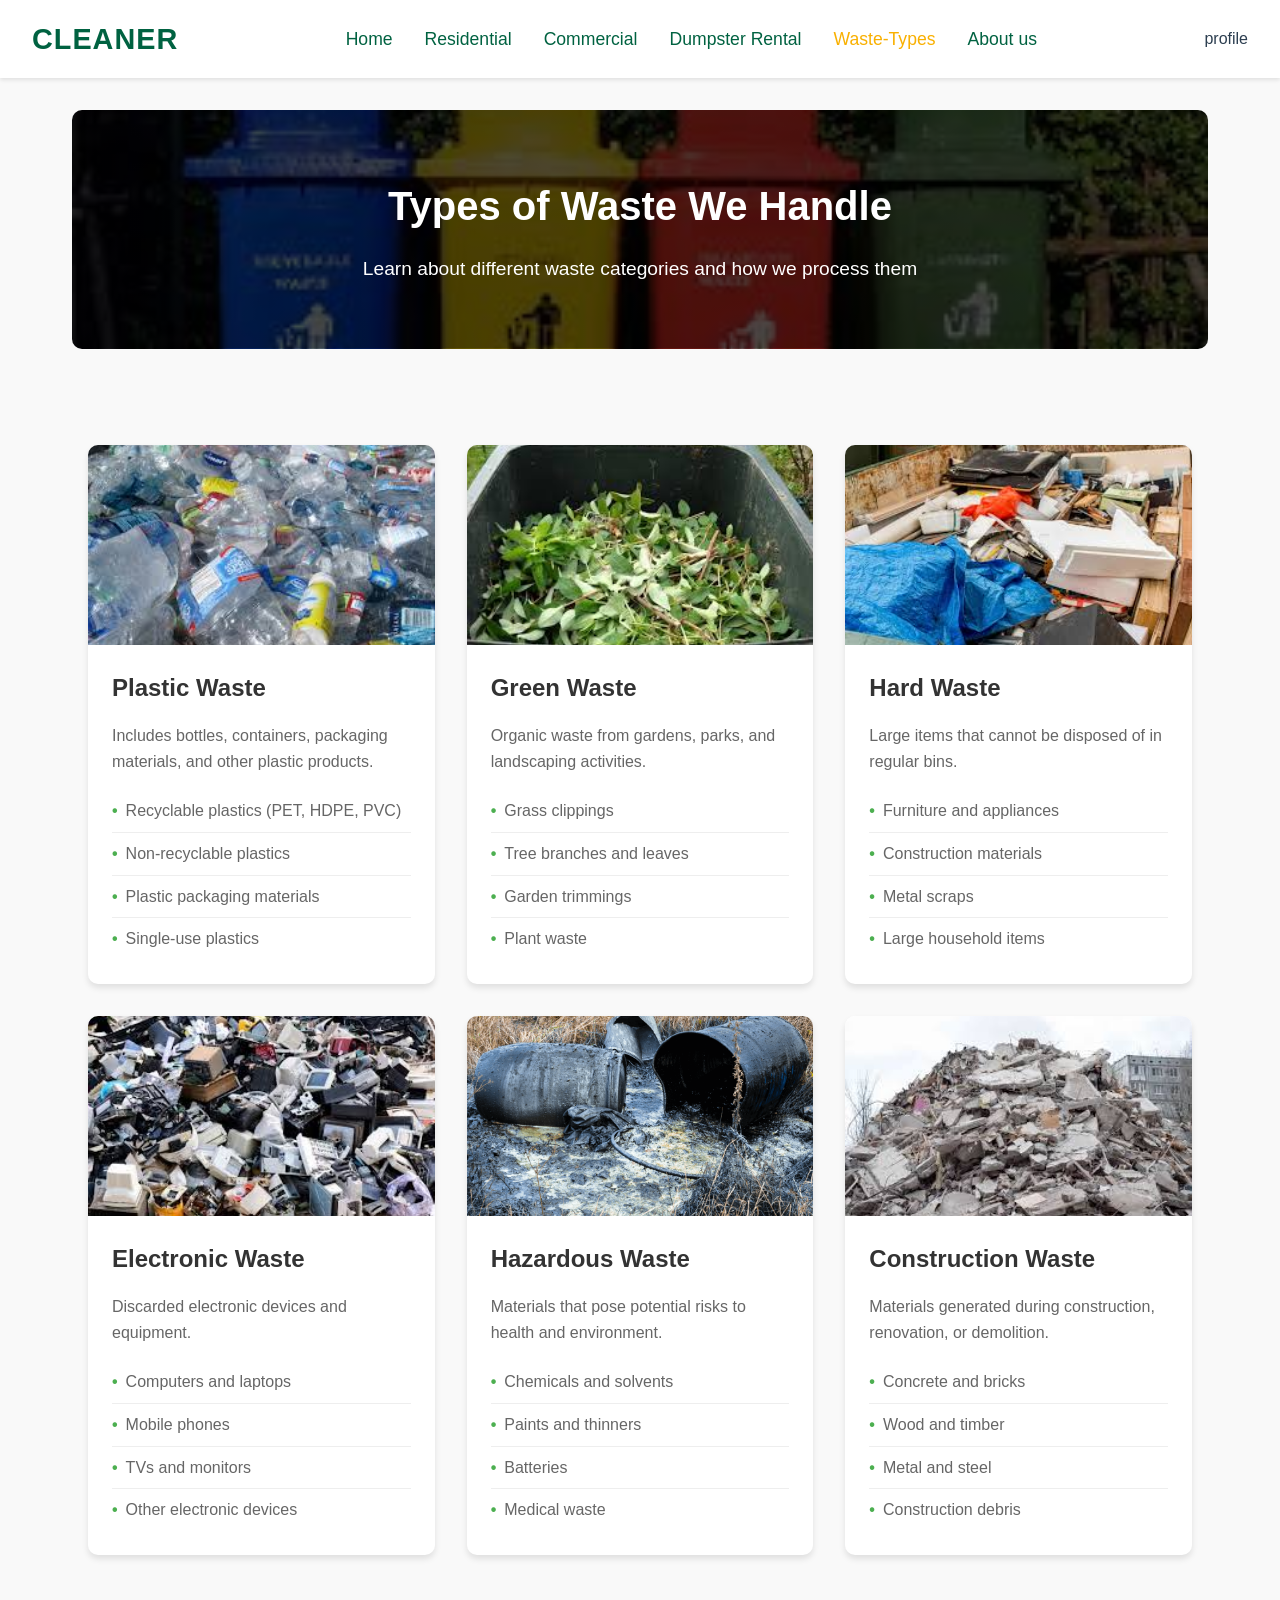
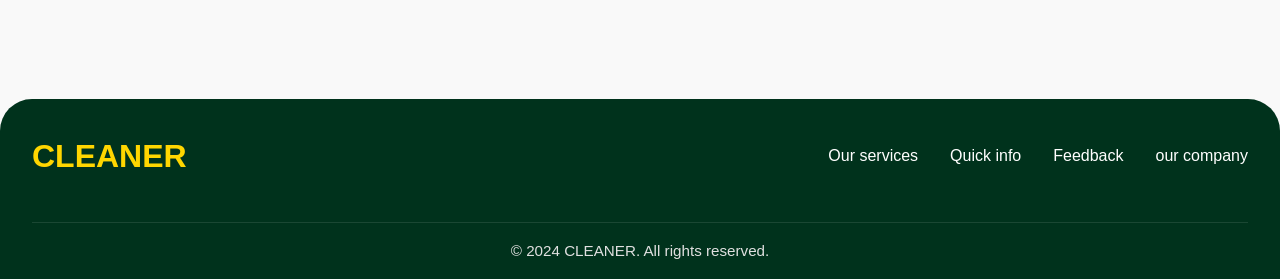
<file: waste-types.html>
<!DOCTYPE html>
<html lang="en">
<head>
    <meta charset="UTF-8">
    <meta name="viewport" content="width=device-width, initial-scale=1.0">
    <title>Waste Types - CLEANER</title>
    <link rel="stylesheet" href="residencial_commercial_dumper.css">
    <link rel="stylesheet" href="waste-types.css">
</head>
<body>
    <header class="header" id="o">
        <div class="logo">CLEANER</div>
        <nav class="nav">
           <a href="index.html">Home</a>
            <a href="residential.html">Residential</a>
            <a href="commercial.html">Commercial</a>
            <a href="dumpster.html">Dumpster Rental</a>
            <a href="waste-types.html" data-key="nav_sustainability" class="active">Waste-Types</a>
            <a href="about.html" >About us</a>
        </nav>
        <div class="profile">profile</div>
        <button class="menu-toggle" aria-label="Open menu">☰</button>
    </header>

    <main class="waste-main">
        <section class="hero-section">
            <h1>Types of Waste We Handle</h1>
            <p>Learn about different waste categories and how we process them</p>
        </section>

        <section class="waste-types">
            <div class="waste-grid">
                <div class="waste-card">
                    <div class="waste-image">
                        <img src="image copy 14.png" alt="Plastic Waste">
                    </div>
                    <div class="waste-content">
                        <h3>Plastic Waste</h3>
                        <p>Includes bottles, containers, packaging materials, and other plastic products.</p>
                        <ul class="waste-details">
                            <li>Recyclable plastics (PET, HDPE, PVC)</li>
                            <li>Non-recyclable plastics</li>
                            <li>Plastic packaging materials</li>
                            <li>Single-use plastics</li>
                        </ul>
                    </div>
                </div>

                <div class="waste-card">
                    <div class="waste-image">
                        <img src="image copy 15.png" alt="Green Waste">
                    </div>
                    <div class="waste-content">
                        <h3>Green Waste</h3>
                        <p>Organic waste from gardens, parks, and landscaping activities.</p>
                        <ul class="waste-details">
                            <li>Grass clippings</li>
                            <li>Tree branches and leaves</li>
                            <li>Garden trimmings</li>
                            <li>Plant waste</li>
                        </ul>
                    </div>
                </div>

                <div class="waste-card">
                    <div class="waste-image">
                        <img src="image copy 16.png" alt="Hard Waste">
                    </div>
                    <div class="waste-content">
                        <h3>Hard Waste</h3>
                        <p>Large items that cannot be disposed of in regular bins.</p>
                        <ul class="waste-details">
                            <li>Furniture and appliances</li>
                            <li>Construction materials</li>
                            <li>Metal scraps</li>
                            <li>Large household items</li>
                        </ul>
                    </div>
                </div>

                <div class="waste-card">
                    <div class="waste-image">
                        <img src="image copy 17.png" alt="Electronic Waste">
                    </div>
                    <div class="waste-content">
                        <h3>Electronic Waste</h3>
                        <p>Discarded electronic devices and equipment.</p>
                        <ul class="waste-details">
                            <li>Computers and laptops</li>
                            <li>Mobile phones</li>
                            <li>TVs and monitors</li>
                            <li>Other electronic devices</li>
                        </ul>
                    </div>
                </div>

                <div class="waste-card">
                    <div class="waste-image">
                        <img src="image copy 18.png" alt="Hazardous Waste">
                    </div>
                    <div class="waste-content">
                        <h3>Hazardous Waste</h3>
                        <p>Materials that pose potential risks to health and environment.</p>
                        <ul class="waste-details">
                            <li>Chemicals and solvents</li>
                            <li>Paints and thinners</li>
                            <li>Batteries</li>
                            <li>Medical waste</li>
                        </ul>
                    </div>
                </div>

                <div class="waste-card">
                    <div class="waste-image">
                        <img src="image copy 19.png" alt="Construction Waste">
                    </div>
                    <div class="waste-content">
                        <h3>Construction Waste</h3>
                        <p>Materials generated during construction, renovation, or demolition.</p>
                        <ul class="waste-details">
                            <li>Concrete and bricks</li>
                            <li>Wood and timber</li>
                            <li>Metal and steel</li>
                            <li>Construction debris</li>
                        </ul>
                    </div>
                </div>
            </div>
        </section>
    </main>

    <footer class="footer">
        <div class="footer-content">
            <div class="footer-logo">CLEANER</div>
            <div class="footer-links">
                <a href="index.html">Our services</a>
                <a href="#">Quick info</a>
                <a href="feedback.html">Feedback</a>
                <a href="#o">our company</a>
            </div>
        </div>
        <div class="footer-bottom">
            <p>&copy; 2024 CLEANER. All rights reserved.</p>
        </div>
    </footer>

    <script src="waste-types.js"></script>
</body>
</html>
</file>
<file: styles.css>
:root {
  --wm-green: #006341;
  --wm-yellow: #ffd600;
  --wm-dark: #00321c;
  --wm-light: #f8f8f3;
  --wm-gray: #e0e0e0;
  --transition: 0.3s cubic-bezier(.4,0,.2,1);
}

body {
  margin: 0;
  font-family: 'Segoe UI', Arial, sans-serif;
  background: var(--wm-light);
  color: #222;
  scroll-behavior: smooth;
}

.header {
  display: flex;
  align-items: center;
  justify-content: space-between;
  padding: 1rem 2rem;
  background: #fff;
  box-shadow: 0 2px 8px rgba(0,0,0,0.04);
  position: sticky;
  top: 0;
  z-index: 100;
}
.logo {
  font-size: 2rem;
  font-weight: bold;
  color: var(--wm-green);
  letter-spacing: -2px;
}
.nav {
  display: flex;
  gap: 2rem;
}
.nav a {
  text-decoration: none;
  color: var(--wm-dark);
  font-weight: 500;
  transition: color var(--transition);
}
.nav a:hover {
  color: var(--wm-green);
}
.lang-switcher {
  margin-left: 2rem;
}
#language-select {
  padding: 0.3rem 0.7rem;
  border-radius: 4px;
  border: 1px solid var(--wm-gray);
  font-size: 1rem;
}
.menu-toggle {
  display: none;
  background: none;
  border: none;
  font-size: 2rem;
  color: var(--wm-green);
  cursor: pointer;
}

.section {
  padding: 3rem 2rem;
  max-width: 1200px;
  margin: 0 auto;
  opacity: 0;
  transform: translateY(40px);
  transition: opacity 0.7s var(--transition), transform 0.7s var(--transition);
}
.section.visible {
  opacity: 1;
  transform: none;
}

.hero {
  background: linear-gradient(90deg, var(--wm-green) 60%, var(--wm-yellow) 100%);
  color: #fff;
  border-radius: 0 0 2rem 2rem;
  text-align: left;
  min-height: 350px;
  display: flex;
  align-items: center;
}
.hero-content {
  max-width: 600px;
}
.hero h1 {
  font-size: 2.5rem;
  margin-bottom: 1rem;
}
.hero p {
  font-size: 1.2rem;
  margin-bottom: 2rem;
}
.cta {
  background: var(--wm-yellow);
  color: var(--wm-dark);
  border: none;
  padding: 1rem 2rem;
  font-size: 1.1rem;
  border-radius: 2rem;
  font-weight: bold;
  cursor: pointer;
  transition: background var(--transition), color var(--transition), transform var(--transition);
}
.cta:hover {
  background: var(--wm-green);
  color: #fff;
  transform: scale(1.05);
}

.services {
  display: flex;
  gap: 2rem;
  justify-content: center;
  flex-wrap: wrap;
}
.service-card {
  background: #fff;
  border-radius: 1rem;
  box-shadow: 0 2px 12px rgba(0,0,0,0.07);
  padding: 2rem 1.5rem;
  flex: 1 1 260px;
  max-width: 320px;
  text-align: center;
  transition: transform var(--transition), box-shadow var(--transition);
  display: flex;
  flex-direction: column;
  align-items: center;
}
.service-card img {
  width: 70px;
  margin-bottom: 1rem;
}
.service-card h2 {
  font-size: 1.3rem;
  margin: 0.5rem 0 1rem 0;
}
.service-card p {
  font-size: 1rem;
  margin-bottom: 1.5rem;
}
.service-link {
  color: var(--wm-green);
  text-decoration: underline;
  font-weight: 500;
  transition: color var(--transition);
}
.service-link:hover {
  color: var(--wm-yellow);
}
.service-card:hover {
  transform: translateY(-8px) scale(1.03);
  box-shadow: 0 6px 24px rgba(0,99,65,0.10);
}

.quick-access {
  background: var(--wm-gray);
  border-radius: 1rem;
  text-align: center;
}
.quick-links {
  display: flex;
  justify-content: center;
  gap: 2rem;
  flex-wrap: wrap;
  margin-top: 2rem;
}
.quick-link {
  background: #fff;
  border-radius: 1rem;
  padding: 1.2rem 1.5rem;
  min-width: 150px;
  display: flex;
  flex-direction: column;
  align-items: center;
  font-weight: 500;
  color: var(--wm-dark);
  box-shadow: 0 2px 8px rgba(0,0,0,0.06);
  transition: box-shadow var(--transition), transform var(--transition);
  text-decoration: none;
}
.quick-link:hover {
  box-shadow: 0 6px 24px rgba(0,99,65,0.10);
  transform: scale(1.04);
  color: var(--wm-green);
}
.quick-link .icon {
  font-size: 2rem;
  margin-bottom: 0.5rem;
}

.footer {
  background: var(--wm-dark);
  color: #fff;
  border-radius: 2rem 2rem 0 0;
  padding-bottom: 1rem;
}
.footer-logo {
  font-size: 2rem;
  font-weight: bold;
  color: var(--wm-yellow);
  margin-bottom: 1.5rem;
  display: flex;
  justify-content: space-between;
}
.footer-links {
  display: flex;
  flex-wrap: wrap;
  gap: 2rem;
  justify-content: space-between;
  margin-bottom: 1.5rem;
}
.footer-links div {
  min-width: 180px;
}
.footer-links h3 {
  margin-bottom: 0.7rem;
  font-size: 1.1rem;
  color: var(--wm-yellow);
}
.footer-links ul {
  list-style: none;
  padding: 0;
  margin: 0;
}
.footer-links li {
  margin-bottom: 0.5rem;
  font-size: 0.98rem;
}
.footer-bottom {
  text-align: center;
  font-size: 0.95rem;
  color: #e0e0e0;
  margin-top: 1rem;
}

/* Responsive Styles */
@media (max-width: 900px) {
  .services {
    flex-direction: column;
    align-items: center;
  }
  .footer-links {
    flex-direction: column;
    gap: 1.5rem;
    align-items: flex-start;
  }
}
@media (max-width: 700px) {
  .header {
    flex-wrap: wrap;
    padding: 1rem;
  }
  .nav {
    display: none;
    flex-direction: column;
    background: #fff;
    position: absolute;
    top: 60px;
    left: 0;
    width: 100vw;
    box-shadow: 0 4px 16px rgba(0,0,0,0.08);
    z-index: 99;
  }
  .nav.open {
    display: flex;
  }
  .menu-toggle {
    display: block;
  }
  .lang-switcher {
    margin-left: 1rem;
  }
  .section {
    padding: 2rem 1rem;
  }
  .services {
    gap: 1rem;
  }
  .quick-links {
    gap: 1rem;
  }
}
@media (max-width: 500px) {
  .hero h1 {
    font-size: 1.5rem;
  }
  .footer-links div {
    min-width: 120px;
  }
  .service-card {
    padding: 1.2rem 0.5rem;
  }
}

/* Modal Styles */
.modal {
  display: none;
  position: fixed;
  z-index: 2000;
  left: 0;
  top: 0;
  width: 100vw;
  height: 100vh;
  overflow: auto;
  background: rgba(0,0,0,0.35);
  justify-content: center;
  align-items: center;
}
.modal-content {
  background: #fff;
  margin: auto;
  padding: 2rem 1.5rem;
  border-radius: 1rem;
  max-width: 350px;
  width: 90vw;
  position: relative;
  box-shadow: 0 4px 32px rgba(0,0,0,0.15);
  display: flex;
  flex-direction: column;
  gap: 1rem;
}
.close {
  position: absolute;
  top: 1rem;
  right: 1.2rem;
  font-size: 1.5rem;
  color: #888;
  cursor: pointer;
}
.login-form label {
  margin-top: 0.5rem;
  font-weight: 500;
}
.login-form input {
  width: 100%;
  padding: 0.5rem;
  margin: 0.3rem 0 1rem 0;
  border: 1px solid var(--wm-gray);
  border-radius: 4px;
  font-size: 1rem;
}
.login-form button {
  background: var(--wm-green);
  color: #fff;
  border: none;
  padding: 0.7rem 1.5rem;
  border-radius: 2rem;
  font-weight: bold;
  font-size: 1rem;
  cursor: pointer;
  transition: background var(--transition);
}
.login-form button:hover {
  background: var(--wm-yellow);
  color: var(--wm-dark);
}

/* AI Help Floating Button */
.ai-help-btn {
  position: fixed;
  bottom: 2rem;
  right: 2rem;
  background: var(--wm-green);
  color: #fff;
  border: none;
  border-radius: 50%;
  width: 60px;
  height: 60px;
  font-size: 2rem;
  box-shadow: 0 4px 16px rgba(0,99,65,0.15);
  cursor: pointer;
  z-index: 2100;
  display: flex;
  align-items: center;
  justify-content: center;
  transition: background var(--transition), transform var(--transition);
}
.ai-help-btn:hover {
  background: var(--wm-yellow);
  color: var(--wm-dark);
  transform: scale(1.08);
}

/* AI Chat Modal */
.ai-chat-modal .modal-content {
  max-width: 400px;
  width: 95vw;
  min-height: 400px;
  gap: 0.5rem;
}
.ai-chat-content {
  display: flex;
  flex-direction: column;
  height: 500px;
  max-height: 80vh;
}
.ai-chat-messages {
  flex: 1;
  overflow-y: auto;
  background: #f4f4f4;
  border-radius: 0.5rem;
  padding: 1rem;
  margin-bottom: 0.5rem;
  font-size: 1rem;
  display: flex;
  flex-direction: column;
  gap: 0.7rem;
}
.ai-chat-form {
  display: flex;
  gap: 0.5rem;
}
.ai-chat-form input {
  flex: 1;
  padding: 0.6rem;
  border-radius: 4px;
  border: 1px solid var(--wm-gray);
  font-size: 1rem;
}
.ai-chat-form button {
  background: var(--wm-green);
  color: #fff;
  border: none;
  border-radius: 2rem;
  padding: 0.6rem 1.2rem;
  font-weight: bold;
  font-size: 1rem;
  cursor: pointer;
  transition: background var(--transition);
}
.ai-chat-form button:hover {
  background: var(--wm-yellow);
  color: var(--wm-dark);
}

/* Chat message bubbles */
.ai-chat-messages .user {
  align-self: flex-end;
  background: var(--wm-yellow);
  color: var(--wm-dark);
  padding: 0.5rem 1rem;
  border-radius: 1rem 1rem 0 1rem;
  max-width: 80%;
  word-break: break-word;
}
.ai-chat-messages .ai {
  align-self: flex-start;
  background: var(--wm-green);
  color: #fff;
  padding: 0.5rem 1rem;
  border-radius: 1rem 1rem 1rem 0;
  max-width: 80%;
  word-break: break-word;
}

@media (max-width: 700px) {
  .ai-help-btn {
    bottom: 1rem;
    right: 1rem;
    width: 48px;
    height: 48px;
    font-size: 1.3rem;
  }
  .modal-content, .ai-chat-modal .modal-content {
    max-width: 95vw;
    padding: 1rem 0.5rem;
  }
  .ai-chat-content {
    height: 350px;
  }
}

.login-links {
  margin-top: 0.5rem;
  text-align: center;
  font-size: 0.98rem;
}
.login-links a {
  color: var(--wm-green);
  text-decoration: underline;
  margin: 0 0.3rem;
  cursor: pointer;
  transition: color var(--transition);
}
.login-links a:hover {
  color: var(--wm-yellow);
}
.signup-form label, .forgot-form label {
  margin-top: 0.5rem;
  font-weight: 500;
}
.signup-form input, .forgot-form input {
  width: 100%;
  padding: 0.5rem;
  margin: 0.3rem 0 1rem 0;
  border: 1px solid var(--wm-gray);
  border-radius: 4px;
  font-size: 1rem;
}
.signup-form button, .forgot-form button {
  background: var(--wm-green);
  color: #fff;
  border: none;
  padding: 0.7rem 1.5rem;
  border-radius: 2rem;
  font-weight: bold;
  font-size: 1rem;
  cursor: pointer;
  transition: background var(--transition);
}
.signup-form button:hover, .forgot-form button:hover {
  background: var(--wm-yellow);
  color: var(--wm-dark);
} 




/* new file involved*/

.two a{
  text-decoration: none;
  color: #ffd600;
}



/*style chatbot*/

/* Message container */
.ai-chat-messages {
  max-height: 400px;
  overflow-y: auto;
  padding: 1rem;
  background: #f4f4f4;
  display: flex;
  flex-direction: column;
  gap: 10px;
  border-radius: 10px;
}

/* Shared message style */
.message {
  max-width: 70%;
  padding: 10px 15px;
  border-radius: 20px;
  font-size: 14px;
  line-height: 1.4;
  word-wrap: break-word;
}

/* User message */
.user-message {
  align-self: flex-end;
  background-color: #FFD700; /* Yellow */
  color: black;
  border-bottom-right-radius: 0;
}

/* Bot message */
.bot-message {
  align-self: flex-start;
  background-color: #005c3c; /* Deep green */
  color: white;
  border-bottom-left-radius: 0;
}

/* Loading bubble */
.loading {
  font-style: italic;
  opacity: 0.8;
}
</file>
<file: calendar.css>
.calendar-main {
    padding-top: 50px;
}

.calendar-section {
    max-width: 1000px;
    margin: 0 auto;
    padding: 2rem;
    display: grid;
    grid-template-columns: 1fr 1fr;
    gap: 2rem;
}

.calendar-container {
    background: white;
    padding: 2rem;
    border-radius: 10px;
    box-shadow: 0 2px 10px rgba(0, 0, 0, 0.1);
    grid-column: 1 / -1;
    animation: slideUp 0.5s ease-out;
}

.calendar-header {
    display: flex;
    justify-content: space-between;
    align-items: center;
    margin-bottom: 1.5rem;
}

.calendar-nav {
    background: none;
    border: none;
    font-size: 1.5rem;
    cursor: pointer;
    color: var(--dark-color);
    transition: color 0.3s ease;
}

.calendar-nav:hover {
    color: var(--primary-color);
}

.calendar-grid {
    display: flex;
    flex-direction: column;
    gap: 1rem;
}

.calendar-days {
    display: grid;
    grid-template-columns: repeat(7, 1fr);
    text-align: center;
    font-weight: 500;
    color: var(--dark-color);
}

.calendar-dates {
    display: grid;
    grid-template-columns: repeat(7, 1fr);
    gap: 0.5rem;
}

.calendar-date {
    aspect-ratio: 1;
    display: flex;
    align-items: center;
    justify-content: center;
    border-radius: 50%;
    cursor: pointer;
    transition: all 0.3s ease;
    position: relative;
}

.calendar-date:hover:not(.disabled) {
    background-color: var(--primary-color);
    color: white;
}

.calendar-date.selected {
    background-color: var(--primary-color);
    color: white;
}

.calendar-date.disabled {
    color: #ccc;
    cursor: not-allowed;
}

.time-slots-container {
    background: white;
    padding: 2rem;
    border-radius: 10px;
    box-shadow: 0 2px 10px rgba(0, 0, 0, 0.1);
    animation: slideUp 0.5s ease-out 0.2s backwards;
}

.time-slots {
    display: grid;
    grid-template-columns: repeat(auto-fill, minmax(120px, 1fr));
    gap: 1rem;
    margin-top: 1rem;
}

.time-slot {
    padding: 0.8rem;
    border: 1px solid #ddd;
    border-radius: 5px;
    text-align: center;
    cursor: pointer;
    transition: all 0.3s ease;
}

.time-slot:hover:not(.disabled) {
    background-color: var(--primary-color);
    color: white;
    border-color: var(--primary-color);
}

.time-slot.selected {
    background-color: var(--primary-color);
    color: white;
    border-color: var(--primary-color);
}

.time-slot.disabled {
    color: #ccc;
    cursor: not-allowed;
}

.booking-summary {
    background: white;
    padding: 2rem;
    border-radius: 10px;
    box-shadow: 0 2px 10px rgba(0, 0, 0, 0.1);
    animation: slideUp 0.5s ease-out 0.4s backwards;
}

.summary-item {
    margin: 1rem 0;
    padding: 1rem;
    background: #f8f8f8;
    border-radius: 5px;
}

.submit-btn:disabled {
    background-color: #ccc;
    cursor: not-allowed;
}

/* Animations */
@keyframes slideUp {
    from {
        opacity: 0;
        transform: translateY(20px);
    }
    to {
        opacity: 1;
        transform: translateY(0);
    }
}

/* Responsive Design */
@media (max-width: 768px) {
    .calendar-section {
        grid-template-columns: 1fr;
        padding: 1rem;
    }

    .calendar-container,
    .time-slots-container,
    .booking-summary {
        padding: 1rem;
    }

    .time-slots {
        grid-template-columns: repeat(auto-fill, minmax(100px, 1fr));
    }
}

/* Date Selection Animation */
.calendar-date.selected::after {
    content: '';
    position: absolute;
    top: 50%;
    left: 50%;
    width: 100%;
    height: 100%;
    background: var(--primary-color);
    border-radius: 50%;
    transform: translate(-50%, -50%) scale(0);
    opacity: 0;
    animation: ripple 0.5s ease-out;
}

@keyframes ripple {
    to {
        transform: translate(-50%, -50%) scale(1.5);
        opacity: 0;
    }
}

/* Time Slot Selection Animation */
.time-slot.selected {
    animation: pulse 0.5s ease-out;
}

@keyframes pulse {
    0% {
        transform: scale(1);
    }
    50% {
        transform: scale(1.05);
    }
    100% {
        transform: scale(1);
    }
}
</file>
<file: residencial_commercial_dumper.css>
/* Global Styles */
:root {
  --primary-color: #2ecc71;
  --secondary-color: #27ae60;
  --dark-color: #2c3e50;
  --light-color: #ecf0f1;
  --danger-color: #e74c3c;
  --success-color: #2ecc71;
  --box-shadow: 0 2px 10px rgba(0, 0, 0, 0.1);
  --wm-green: #006341;
  --wm-yellow: #ffd600;
  --wm-dark: #00321c;
  --wm-light: #f8f8f3;
  --wm-gray: #e0e0e0;
  --transition: 0.3s cubic-bezier(.4,0,.2,1);
}

* {
  margin: 0;
  padding: 0;
  box-sizing: border-box;
}

body {
  font-family: 'Segoe UI', Tahoma, Geneva, Verdana, sans-serif;
  line-height: 1.6;
  color: var(--dark-color);
  background-color: #f9f9f9;
}

/* Header Styles */
.header {
  background-color: white;
  padding: 1rem 2rem;
  box-shadow: var(--box-shadow);
  position: fixed;
  width: 100%;
  top: 0;
  z-index: 1000;
  display: flex;
  justify-content: space-between;
  align-items: center;
}

.logo {
  font-size: 1.5rem;
  font-weight: bold;
  color: var(--primary-color);
}

.nav {
  display: flex;
  gap: 2rem;
}

.nav a {
  text-decoration: none;
  color: var(--dark-color);
  font-weight: 500;
  transition: color 0.3s ease;
}

.nav a:hover {
  color: var(--primary-color);
}

.nav a.active {
  color: var(--primary-color);
}

.menu-toggle {
  display: none;
  background: none;
  border: none;
  font-size: 1.5rem;
  cursor: pointer;
}

/* Main Content Styles */
main {
  margin-top: 70px;
  padding: 2rem;
}
/*
.hero-section {
  text-align: center;
  padding: 4rem 2rem;
  background: linear-gradient(135deg, var(--primary-color), var(--secondary-color));
  color: white;
  margin-bottom: 2rem;
  border-radius: 10px;
  animation: fadeIn 1s ease-in;
}
*/
.hero-section {
    text-align: center;
    padding: 4rem 0;
    background: linear-gradient(rgba(0, 0, 0, 0), rgba(0, 0, 0, 0.7)), url('image\ copy\ 21.png');
    background-size: cover;
    background-position: center;
    color: white;
    margin-bottom: 3rem;
    border-radius: 10px;
}
.hero-section h1 {
  font-size: 2.5rem;
  margin-bottom: 1rem;
}

/* Form Styles */
.booking-form {
  max-width: 600px;
  margin: 0 auto;
  padding: 2rem;
  background: white;
  border-radius: 10px;
  box-shadow: var(--box-shadow);
}

.form-group {
  margin-bottom: 1.5rem;
}

.form-group label {
  display: block;
  margin-bottom: 0.5rem;
  font-weight: 500;
}

.form-group input,
.form-group select,
.form-group textarea {
  width: 100%;
  padding: 0.8rem;
  border: 1px solid #ddd;
  border-radius: 5px;
  font-size: 1rem;
}

.form-group textarea {
  height: 100px;
  resize: vertical;
}

.submit-btn {
  background-color: var(--primary-color);
  color: white;
  padding: 1rem 2rem;
  border: none;
  border-radius: 5px;
  cursor: pointer;
  width: 100%;
  font-size: 1rem;
  font-weight: 500;
  transition: background-color 0.3s ease;
}

.submit-btn:hover {
  background-color: var(--secondary-color);
}

/* Feature Cards */
.features-grid,
.dumpster-grid {
  display: grid;
  grid-template-columns: repeat(auto-fit, minmax(250px, 1fr));
  gap: 2rem;
  margin: 2rem 0;
}

.feature-card,
.dumpster-card {
  background: white;
  padding: 2rem;
  border-radius: 10px;
  box-shadow: var(--box-shadow);
  text-align: center;
  transition: transform 0.3s ease;
}

.feature-card:hover,
.dumpster-card:hover {
  transform: translateY(-5px);
}

.feature-card img,
.dumpster-card img {
  width: 80px;
  height: 80px;
  margin-bottom: 1rem;
}

/* Modal Styles */
.modal {
  display: none;
  position: fixed;
  top: 0;
  left: 0;
  width: 100%;
  height: 100%;
  background-color: rgba(0, 0, 0, 0.5);
  z-index: 1000;
}

.modal-content {
  background-color: white;
  padding: 2rem;
  border-radius: 10px;
  position: absolute;
  top: 50%;
  left: 50%;
  transform: translate(-50%, -50%);
  max-width: 500px;
  width: 90%;
}

.close {
  position: absolute;
  right: 1rem;
  top: 1rem;
  font-size: 1.5rem;
  cursor: pointer;
}

/* Footer Styles */
 .footer {
  background-color: var(--dark-color);
  color: white;
  padding: 2rem;
  margin-top: 4rem;
}

.footer-content {
  display: flex;
  justify-content: space-between;
  align-items: center;
  margin-bottom: 1rem;
}

.footer-links {
  display: flex;
  gap: 2rem;
}

.footer-links a {
  color: white;
  text-decoration: none;
}

.footer-bottom {
  text-align: center;
  padding-top: 1rem;
  border-top: 1px solid rgba(255, 255, 255, 0.1);
} 

/* Animations */
@keyframes fadeIn {
  from {
    opacity: 0;
    transform: translateY(20px);
  }
  to {
    opacity: 1;
    transform: translateY(0);
  }
}

/* Responsive Design */
@media (max-width: 768px) {
  .nav {
    display: none;
    position: absolute;
    top: 100%;
    left: 0;
    width: 100%;
    background: white;
    padding: 1rem;
    flex-direction: column;
    gap: 1rem;
    box-shadow: var(--box-shadow);
  }

  .nav.active {
    display: flex;
  }

  .menu-toggle {
    display: block;
  }

  .hero-section h1 {
    font-size: 2rem;
  }

  .footer-content {
    flex-direction: column;
    gap: 1rem;
    text-align: center;
  }

  .footer-links {
    flex-direction: column;
    gap: 1rem;
  }
}

@media (max-width: 480px) {
  .header {
    padding: 1rem;
  }

  main {
    padding: 1rem;
  }

  .hero-section {
    padding: 2rem 1rem;
  }

  .booking-form {
    padding: 1rem;
  }
}

/* Additional Styles */
.lang-switcher {
  margin-left: 2rem;
}
#language-select {
  padding: 0.3rem 0.7rem;
  border-radius: 4px;
  border: 1px solid var(--wm-gray);
  font-size: 1rem;
  background: white;
  cursor: pointer;
  transition: border-color 0.3s ease;
}

#language-select:hover {
  border-color: var(--primary-color);
}

#language-select:focus {
  outline: none;
  border-color: var(--primary-color);
  box-shadow: 0 0 0 2px rgba(46, 204, 113, 0.2);
}

.section {
  padding: 3rem 2rem;
  max-width: 1200px;
  margin: 0 auto;
  opacity: 0;
  transform: translateY(40px);
  transition: opacity 0.7s var(--transition), transform 0.7s var(--transition);
}
.section.visible {
  opacity: 1;
  transform: none;
}

.hero {
  background: linear-gradient(90deg, var(--wm-green) 60%, var(--wm-yellow) 100%);
  color: #fff;
  border-radius: 0 0 2rem 2rem;
  text-align: left;
  min-height: 350px;
  display: flex;
  align-items: center;
}
.hero-content {
  max-width: 600px;
}
.hero h1 {
  font-size: 2.5rem;
  margin-bottom: 1rem;
}
.hero p {
  font-size: 1.2rem;
  margin-bottom: 2rem;
}
.cta {
  background: var(--wm-yellow);
  color: var(--wm-dark);
  border: none;
  padding: 1rem 2rem;
  font-size: 1.1rem;
  border-radius: 2rem;
  font-weight: bold;
  cursor: pointer;
  transition: background var(--transition), color var(--transition), transform var(--transition);
}
.cta:hover {
  background: var(--wm-green);
  color: #fff;
  transform: scale(1.05);
}

.services {
  display: flex;
  gap: 2rem;
  justify-content: center;
  flex-wrap: wrap;
}
.service-card {
  background: #fff;
  border-radius: 1rem;
  box-shadow: 0 2px 12px rgba(0,0,0,0.07);
  padding: 2rem 1.5rem;
  flex: 1 1 260px;
  max-width: 320px;
  text-align: center;
  transition: transform var(--transition), box-shadow var(--transition);
  display: flex;
  flex-direction: column;
  align-items: center;
}
.service-card img {
  width: 70px;
  margin-bottom: 1rem;
}
.service-card h2 {
  font-size: 1.3rem;
  margin: 0.5rem 0 1rem 0;
}
.service-card p {
  font-size: 1rem;
  margin-bottom: 1.5rem;
}
.service-link {
  color: var(--wm-green);
  text-decoration: underline;
  font-weight: 500;
  transition: color var(--transition);
}
.service-link:hover {
  color: var(--wm-yellow);
}
.service-card:hover {
  transform: translateY(-8px) scale(1.03);
  box-shadow: 0 6px 24px rgba(0,99,65,0.10);
}

.quick-access {
  background: var(--wm-gray);
  border-radius: 1rem;
  text-align: center;
}
.quick-links {
  display: flex;
  justify-content: center;
  gap: 2rem;
  flex-wrap: wrap;
  margin-top: 2rem;
}
.quick-link {
  background: #fff;
  border-radius: 1rem;
  padding: 1.2rem 1.5rem;
  min-width: 150px;
  display: flex;
  flex-direction: column;
  align-items: center;
  font-weight: 500;
  color: var(--wm-dark);
  box-shadow: 0 2px 8px rgba(0,0,0,0.06);
  transition: box-shadow var(--transition), transform var(--transition);
  text-decoration: none;
}
.quick-link:hover {
  box-shadow: 0 6px 24px rgba(0,99,65,0.10);
  transform: scale(1.04);
  color: var(--wm-green);
}
.quick-link .icon {
  font-size: 2rem;
  margin-bottom: 0.5rem;
}



/*footer*/

.footer {
  background: var(--wm-dark);
  color: #fff;
  border-radius: 2rem 2rem 0 0;
  padding-bottom: 1rem;
}
.footer-logo {
  font-size: 2rem;
  font-weight: bold;
  color: var(--wm-yellow);
  margin-bottom: 1.5rem;
}
.footer-links {
  display: flex;
  flex-wrap: wrap;
  gap: 2rem;
  justify-content: space-between;
  margin-bottom: 1.5rem;
}
.footer-links div {
  min-width: 180px;
}
.footer-links h3 {
  margin-bottom: 0.7rem;
  font-size: 1.1rem;
  color: var(--wm-yellow);
}
.footer-links ul {
  list-style: none;
  padding: 0;
  margin: 0;
}
.footer-links li {
  margin-bottom: 0.5rem;
  font-size: 0.98rem;
}
.footer-bottom {
  text-align: center;
  font-size: 0.95rem;
  color: #e0e0e0;
  margin-top: 1rem;
}

/*footer end*/


.login-links {
  margin-top: 0.5rem;
  text-align: center;
  font-size: 0.98rem;
}
.login-links a {
  color: var(--wm-green);
  text-decoration: underline;
  margin: 0 0.3rem;
  cursor: pointer;
  transition: color var(--transition);
}
.login-links a:hover {
  color: var(--wm-yellow);
}
.signup-form label, .forgot-form label {
  margin-top: 0.5rem;
  font-weight: 500;
}
.signup-form input, .forgot-form input {
  width: 100%;
  padding: 0.5rem;
  margin: 0.3rem 0 1rem 0;
  border: 1px solid var(--wm-gray);
  border-radius: 4px;
  font-size: 1rem;
}
.signup-form button, .forgot-form button {
  background: var(--wm-green);
  color: #fff;
  border: none;
  padding: 0.7rem 1.5rem;
  border-radius: 2rem;
  font-weight: bold;
  font-size: 1rem;
  cursor: pointer;
  transition: background var(--transition);
}
.signup-form button:hover, .forgot-form button:hover {
  background: var(--wm-yellow);
  color: var(--wm-dark);
}

/* AI Help Floating Button */
.ai-help-btn {
  position: fixed;
  bottom: 2rem;
  right: 2rem;
  background: var(--wm-green);
  color: #fff;
  border: none;
  border-radius: 50%;
  width: 60px;
  height: 60px;
  font-size: 2rem;
  box-shadow: 0 4px 16px rgba(0,99,65,0.15);
  cursor: pointer;
  z-index: 2100;
  display: flex;
  align-items: center;
  justify-content: center;
  transition: background var(--transition), transform var(--transition);
}
.ai-help-btn:hover {
  background: var(--wm-yellow);
  color: var(--wm-dark);
  transform: scale(1.08);
}

/* AI Chat Modal */
.ai-chat-modal .modal-content {
  max-width: 400px;
  width: 95vw;
  min-height: 400px;
  gap: 0.5rem;
}
.ai-chat-content {
  display: flex;
  flex-direction: column;
  height: 500px;
  max-height: 80vh;
}
.ai-chat-messages {
  flex: 1;
  overflow-y: auto;
  background: #f4f4f4;
  border-radius: 0.5rem;
  padding: 1rem;
  margin-bottom: 0.5rem;
  font-size: 1rem;
  display: flex;
  flex-direction: column;
  gap: 0.7rem;
}
.ai-chat-form {
  display: flex;
  gap: 0.5rem;
}
.ai-chat-form input {
  flex: 1;
  padding: 0.6rem;
  border-radius: 4px;
  border: 1px solid var(--wm-gray);
  font-size: 1rem;
}
.ai-chat-form button {
  background: var(--wm-green);
  color: #fff;
  border: none;
  border-radius: 2rem;
  padding: 0.6rem 1.2rem;
  font-weight: bold;
  font-size: 1rem;
  cursor: pointer;
  transition: background var(--transition);
}
.ai-chat-form button:hover {
  background: var(--wm-yellow);
  color: var(--wm-dark);
}

/* Chat message bubbles */
.ai-chat-messages .user {
  align-self: flex-end;
  background: var(--wm-yellow);
  color: var(--wm-dark);
  padding: 0.5rem 1rem;
  border-radius: 1rem 1rem 0 1rem;
  max-width: 80%;
  word-break: break-word;
}
.ai-chat-messages .ai {
  align-self: flex-start;
  background: var(--wm-green);
  color: #fff;
  padding: 0.5rem 1rem;
  border-radius: 1rem 1rem 1rem 0;
  max-width: 80%;
  word-break: break-word;
}

@media (max-width: 700px) {
  .ai-help-btn {
    bottom: 1rem;
    right: 1rem;
    width: 48px;
    height: 48px;
    font-size: 1.3rem;
  }
  .modal-content, .ai-chat-modal .modal-content {
    max-width: 95vw;
    padding: 1rem 0.5rem;
  }
  .ai-chat-content {
    height: 350px;
  }
}

.language-switcher {
    display: none;
}

/* Login Modal Styles */
.login-form {
    display: flex;
    flex-direction: column;
    gap: 1rem;
}

.login-form label {
    font-weight: 500;
    color: var(--dark-color);
}

.login-form input {
    width: 100%;
    padding: 0.8rem;
    border: 1px solid #ddd;
    border-radius: 5px;
    font-size: 1rem;
    transition: border-color 0.3s ease;
}

.login-form input:focus {
    outline: none;
    border-color: var(--primary-color);
    box-shadow: 0 0 0 2px rgba(46, 204, 113, 0.2);
}

.login-form button {
    background: var(--primary-color);
    color: white;
    padding: 0.8rem;
    border: none;
    border-radius: 5px;
    font-size: 1rem;
    font-weight: 500;
    cursor: pointer;
    transition: background-color 0.3s ease;
}

.login-form button:hover {
    background: var(--secondary-color);
}

/* Responsive design for language switcher */
@media (max-width: 768px) {
    .language-switcher {
        position: static;
        margin: 1rem;
        text-align: right;
    }
} 



/*for responsive*/



/* Mobile Navigation Styles */
@media (max-width: 768px) {
    .nav {
        display: none;
        position: absolute;
        top: 100%;
        left: 0;
        width: 100%;
        background: white;
        padding: 1rem;
        flex-direction: column;
        gap: 1rem;
        box-shadow: var(--box-shadow);
        z-index: 1000;
    }

    .nav.active {
        display: flex;
    }

    .menu-toggle {
        display: block;
        background: none;
        border: none;
        font-size: 1.5rem;
        cursor: pointer;
        color: var(--dark-color);
        padding: 0.5rem;
        transition: color 0.3s ease;
    }

    .menu-toggle:hover {
        color: var(--primary-color);
    }

    .nav a {
        padding: 0.5rem 0;
        border-bottom: 1px solid #eee;
    }

    .nav a:last-child {
        border-bottom: none;
    }
}

/* ... existing code ... */
</file>
<file: feedback.css>
.feedback-main {
    padding: 2rem;
    max-width: 1200px;
    margin: 0 auto;
}

.hero-section {
    text-align: center;
    padding: 4rem 2rem;
    background-color: var(--light-color);
    border-radius: 10px;
    margin-bottom: 3rem;
}

.hero-section h1 {
    font-size: 2.5rem;
    color:white;
    margin-bottom: 1rem;
}

.hero-section p {
    font-size: 1.2rem;
    color: var(--text-color);
}

.feedback-section {
    background: white;
    padding: 2rem;
    border-radius: 10px;
    box-shadow: var(--box-shadow);
    margin-bottom: 3rem;
}

.feedback-container {
    max-width: 800px;
    margin: 0 auto;
}

.feedback-container h2 {
    text-align: center;
    margin-bottom: 2rem;
    color: var(--dark-color);
}

.feedback-form {
    margin-top: 2rem;
}

.form-group {
    margin-bottom: 1.5rem;
}

.form-group label {
    display: block;
    margin-bottom: 0.5rem;
    font-weight: 600;
    color: #333;
}

.form-group input[type="text"],
.form-group input[type="email"],
.form-group select,
.form-group textarea {
    width: 100%;
    padding: 0.8rem;
    border: 1px solid #ddd;
    border-radius: 5px;
    font-size: 1rem;
    transition: border-color 0.3s ease;
}

.form-group input[type="text"]:focus,
.form-group input[type="email"]:focus,
.form-group select:focus,
.form-group textarea:focus {
    border-color: #4CAF50;
    outline: none;
    box-shadow: 0 0 0 2px rgba(76, 175, 80, 0.2);
}

/* Rating Stars */
.rating {
    display: flex;
    flex-direction: row-reverse;
    justify-content: flex-end;
    gap: 0.5rem;
}

.rating input {
    display: none;
}

.rating label {
    font-size: 2rem;
    color: #ddd;
    cursor: pointer;
    transition: color 0.3s ease;
}

.rating input:checked ~ label,
.rating label:hover,
.rating label:hover ~ label {
    color: #ffd700;
}

/* Recommendation Radio Buttons */
.recommendation {
    display: flex;
    gap: 2rem;
}

.recommendation label {
    display: flex;
    align-items: center;
    gap: 0.5rem;
    cursor: pointer;
}

.submit-btn {
    background: #4CAF50;
    color: white;
    padding: 1rem 2rem;
    border: none;
    border-radius: 5px;
    font-size: 1rem;
    cursor: pointer;
    transition: background-color 0.3s ease;
    position: relative;
    overflow: hidden;
}

.submit-btn:hover {
    background: #45a049;
}

.submit-btn::after {
    content: '';
    position: absolute;
    top: 50%;
    left: 50%;
    width: 0;
    height: 0;
    background: rgba(255, 255, 255, 0.2);
    border-radius: 50%;
    transform: translate(-50%, -50%);
    transition: width 0.6s ease, height 0.6s ease;
}

.submit-btn:hover::after {
    width: 300px;
    height: 300px;
}

/* Testimonials */
.features-section {
    padding: 2rem 0;
}

.features-section h2 {
    text-align: center;
    margin-bottom: 2rem;
    color: var(--dark-color);
}

.feature-card {
    text-align: center;
    padding: 2rem;
}

.feature-card .rating {
    justify-content: center;
    margin-bottom: 1rem;
    color: #ffd700;
    font-size: 1.5rem;
}

.testimonial-text {
    font-style: italic;
    margin-bottom: 1rem;
    color: var(--text-color);
}

.testimonial-author {
    font-weight: 500;
    color: var(--dark-color);
}

/* Modal Styles */
.modal {
    display: none;
    position: fixed;
    top: 0;
    left: 0;
    width: 100%;
    height: 100%;
    background: rgba(0, 0, 0, 0.5);
    z-index: 1000;
}

.modal-content {
    position: relative;
    background: #fff;
    margin: 15% auto;
    padding: 2rem;
    width: 90%;
    max-width: 500px;
    border-radius: 10px;
    animation: slideUp 0.3s ease-out;
}

.close {
    position: absolute;
    right: 1rem;
    top: 1rem;
    font-size: 1.5rem;
    cursor: pointer;
    color: #666;
    transition: color 0.3s ease;
}

.close:hover {
    color: #333;
}

/* Animations */
@keyframes slideUp {
    from {
        opacity: 0;
        transform: translateY(20px);
    }
    to {
        opacity: 1;
        transform: translateY(0);
    }
}

@keyframes fadeIn {
    from {
        opacity: 0;
    }
    to {
        opacity: 1;
    }
}

/* Responsive Design */
@media (max-width: 768px) {
    .feedback-main {
        padding: 1rem;
    }

    .hero-section {
        padding: 2rem 1rem;
    }

    .hero-section h1 {
        font-size: 2rem;
    }

    .feedback-section {
        padding: 1rem;
    }

    .rating label {
        font-size: 1.5rem;
    }
}

@media (max-width: 480px) {
    .feedback-container {
        padding: 1rem;
    }

    .form-group input[type="text"],
    .form-group input[type="email"],
    .form-group select,
    .form-group textarea {
        padding: 0.6rem;
    }

    .submit-btn {
        width: 100%;
    }
}
</file>
<file: payment.css>
.payment-main {
    padding-top: 20px;
}

.payment-section {
    max-width: 800px;
    margin: 0 auto;
    padding: 2rem;
}

.payment-container {
    background: white;
    padding: 2rem;
    border-radius: 10px;
    box-shadow: 0 2px 10px rgba(0, 0, 0, 0.1);
    animation: slideUp 0.5s ease-out;
}

.payment-form {
    display: flex;
    flex-direction: column;
    gap: 1.5rem;
}

.form-row {
    display: flex;
    gap: 1rem;
}

.form-row .form-group {
    flex: 1;
}

.payment-features {
    margin-top: 4rem;
    text-align: center;
}

.payment-features h2 {
    margin-bottom: 2rem;
    color: var(--dark-color);
}

.features-grid {
    display: grid;
    grid-template-columns: repeat(auto-fit, minmax(250px, 1fr));
    gap: 2rem;
    margin-top: 2rem;
}

.feature-card {
    background: white;
    padding: 2rem;
    border-radius: 10px;
    box-shadow: 0 2px 10px rgba(0, 0, 0, 0.1);
    transition: transform 0.3s ease, box-shadow 0.3s ease;
    animation: fadeIn 0.5s ease-out;
}

.feature-card:hover {
    transform: translateY(-5px);
    box-shadow: 0 5px 15px rgba(0, 0, 0, 0.2);
}

.feature-card img {
    width: 64px;
    height: 64px;
    margin-bottom: 1rem;
}

.feature-card h3 {
    color: var(--dark-color);
    margin-bottom: 0.5rem;
}

.feature-card p {
    color: #666;
}

/* Animations */
@keyframes slideUp {
    from {
        opacity: 0;
        transform: translateY(20px);
    }
    to {
        opacity: 1;
        transform: translateY(0);
    }
}

@keyframes fadeIn {
    from {
        opacity: 0;
    }
    to {
        opacity: 1;
    }
}

/* Responsive Design */
@media (max-width: 768px) {
    .payment-section {
        padding: 1rem;
    }

    .form-row {
        flex-direction: column;
        gap: 1.5rem;
    }

    .features-grid {
        grid-template-columns: 1fr;
    }
}

/* Card Number Formatting */
#card-number {
    letter-spacing: 1px;
    font-family: monospace;
}

/* Input Focus Effects */
.form-group input:focus {
    outline: none;
    border-color: var(--primary-color);
    box-shadow: 0 0 0 2px rgba(46, 204, 113, 0.2);
}

/* Submit Button Animation */
.submit-btn {
    position: relative;
    overflow: hidden;
}

.submit-btn::after {
    content: '';
    position: absolute;
    top: 50%;
    left: 50%;
    width: 0;
    height: 0;
    background: rgba(255, 255, 255, 0.2);
    border-radius: 50%;
    transform: translate(-50%, -50%);
    transition: width 0.6s ease, height 0.6s ease;
}

.submit-btn:hover::after {
    width: 300px;
    height: 300px;
}
</file>
<file: waste-types.css>
/* Base Styles */
.waste-main {
    padding: 2rem;
    max-width: 1200px;
    margin: 0 auto;
}

.hero-section {
    text-align: center;
    padding: 4rem 0;
    background: linear-gradient(rgba(0, 0, 0, 0.7), rgba(0, 0, 0, 0.7)), url('image\ copy\ 20.png');
    background-size: cover;
    background-position: center;
    color: white;
    margin-bottom: 3rem;
    border-radius: 10px;
}

.hero-section h1 {
    font-size: 2.5rem;
    margin-bottom: 1rem;
    animation: fadeInDown 1s ease;
}

.hero-section p {
    font-size: 1.2rem;
    animation: fadeInUp 1s ease;
}

.waste-types {
    padding: 2rem 0;
}

.waste-grid {
    display: grid;
    grid-template-columns: repeat(auto-fit, minmax(300px, 1fr));
    gap: 2rem;
    padding: 1rem;
}

.waste-card {
    background: white;
    border-radius: 10px;
    overflow: hidden;
    box-shadow: 0 4px 6px rgba(0, 0, 0, 0.1);
    transition: transform 0.3s ease, box-shadow 0.3s ease;
    opacity: 0;
    transform: translateY(20px);
}

.waste-card:hover {
    transform: translateY(-5px);
    box-shadow: 0 6px 12px rgba(0, 0, 0, 0.15);
}

.waste-image {
    height: 200px;
    overflow: hidden;
}

.waste-image img {
    width: 100%;
    height: 100%;
    object-fit: cover;
    transition: transform 0.3s ease;
}

.waste-card:hover .waste-image img {
    transform: scale(1.1);
}

.waste-content {
    padding: 1.5rem;
}

.waste-content h3 {
    color: #333;
    margin-bottom: 1rem;
    font-size: 1.5rem;
}

.waste-content p {
    color: #666;
    margin-bottom: 1rem;
    line-height: 1.6;
}

.waste-details {
    list-style: none;
    padding: 0;
    margin: 0;
}

.waste-details li {
    color: #666;
    padding: 0.5rem 0;
    border-bottom: 1px solid #eee;
    display: flex;
    align-items: center;
}

.waste-details li:before {
    content: "•";
    color: #4CAF50;
    font-weight: bold;
    margin-right: 0.5rem;
}

.waste-details li:last-child {
    border-bottom: none;
}

/* Animations */
@keyframes fadeInDown {
    from {
        opacity: 0;
        transform: translateY(-20px);
    }
    to {
        opacity: 1;
        transform: translateY(0);
    }
}

@keyframes fadeInUp {
    from {
        opacity: 0;
        transform: translateY(20px);
    }
    to {
        opacity: 1;
        transform: translateY(0);
    }
}

/* Header Layout */
.header {
    display: flex;
    align-items: center;
    justify-content: space-between;
    background: white;
    padding: 1rem 2rem;
    box-shadow: 0 2px 4px rgba(0, 0, 0, 0.1);
    position: sticky;
    top: 0;
    z-index: 100;
}

.logo {
    font-size: 1.8rem;
    font-weight: bold;
    color: #006241;
    letter-spacing: 1px;
}

.lang-select {
    margin: 0 1rem;
    padding: 0.3rem 1.5rem 0.3rem 0.5rem;
    border-radius: 5px;
    border: 1px solid #ccc;
    font-size: 1rem;
    background: #fff url('data:image/svg+xml;utf8,<svg fill="%23006241" height="16" viewBox="0 0 24 24" width="16" xmlns="http://www.w3.org/2000/svg"><path d="M7 10l5 5 5-5z"/></svg>') no-repeat right 0.5rem center/1rem 1rem;
    color: #006241;
    appearance: none;
    -webkit-appearance: none;
    -moz-appearance: none;
}

.menu-toggle {
    display: none;
    background: none;
    border: none;
    font-size: 2rem;
    color: #006241;
    cursor: pointer;
    padding: 0.5rem;
    z-index: 1001;
}

.nav {
    display: flex;
    gap: 2rem;
}

.nav a {
    color: #006241;
    text-decoration: none;
    font-weight: 500;
    font-size: 1.1rem;
    transition: color 0.3s ease;
}

.nav a:hover, .nav a.active {
    color: #f9b000;
}

@media (max-width: 900px) {
    .header {
        flex-wrap: wrap;
        padding: 1rem;
    }
    .lang-select {
        margin: 0 0.5rem;
    }
}

@media (max-width: 768px) {
    .menu-toggle {
        display: block;
    }
    .nav {
        display: none;
        position: fixed;
        top: 0;
        right: 0;
        width: 60%;
        max-width: 260px;
        height: 100vh;
        background: white;
        padding: 3rem 2rem 2rem 2rem;
        box-shadow: -2px 0 5px rgba(0, 0, 0, 0.1);
        z-index: 1000;
        flex-direction: column;
        gap: 1.5rem;
        align-items: flex-start;
        justify-content: flex-start;
        transition: right 0.3s ease;
    }
    .nav.active {
        display: flex;
    }
    .logo {
        font-size: 1.5rem;
    }
    .lang-select {
        font-size: 1rem;
        margin: 0 0.5rem;
    }
    .waste-grid {
        grid-template-columns: 1fr;
    }
    .hero-section {
        padding: 2rem 0;
    }
    .hero-section h1 {
        font-size: 2rem;
    }
}

/* Animation for waste cards */
.waste-card.animate {
    animation: fadeInUp 0.5s ease forwards;
}
</file>
